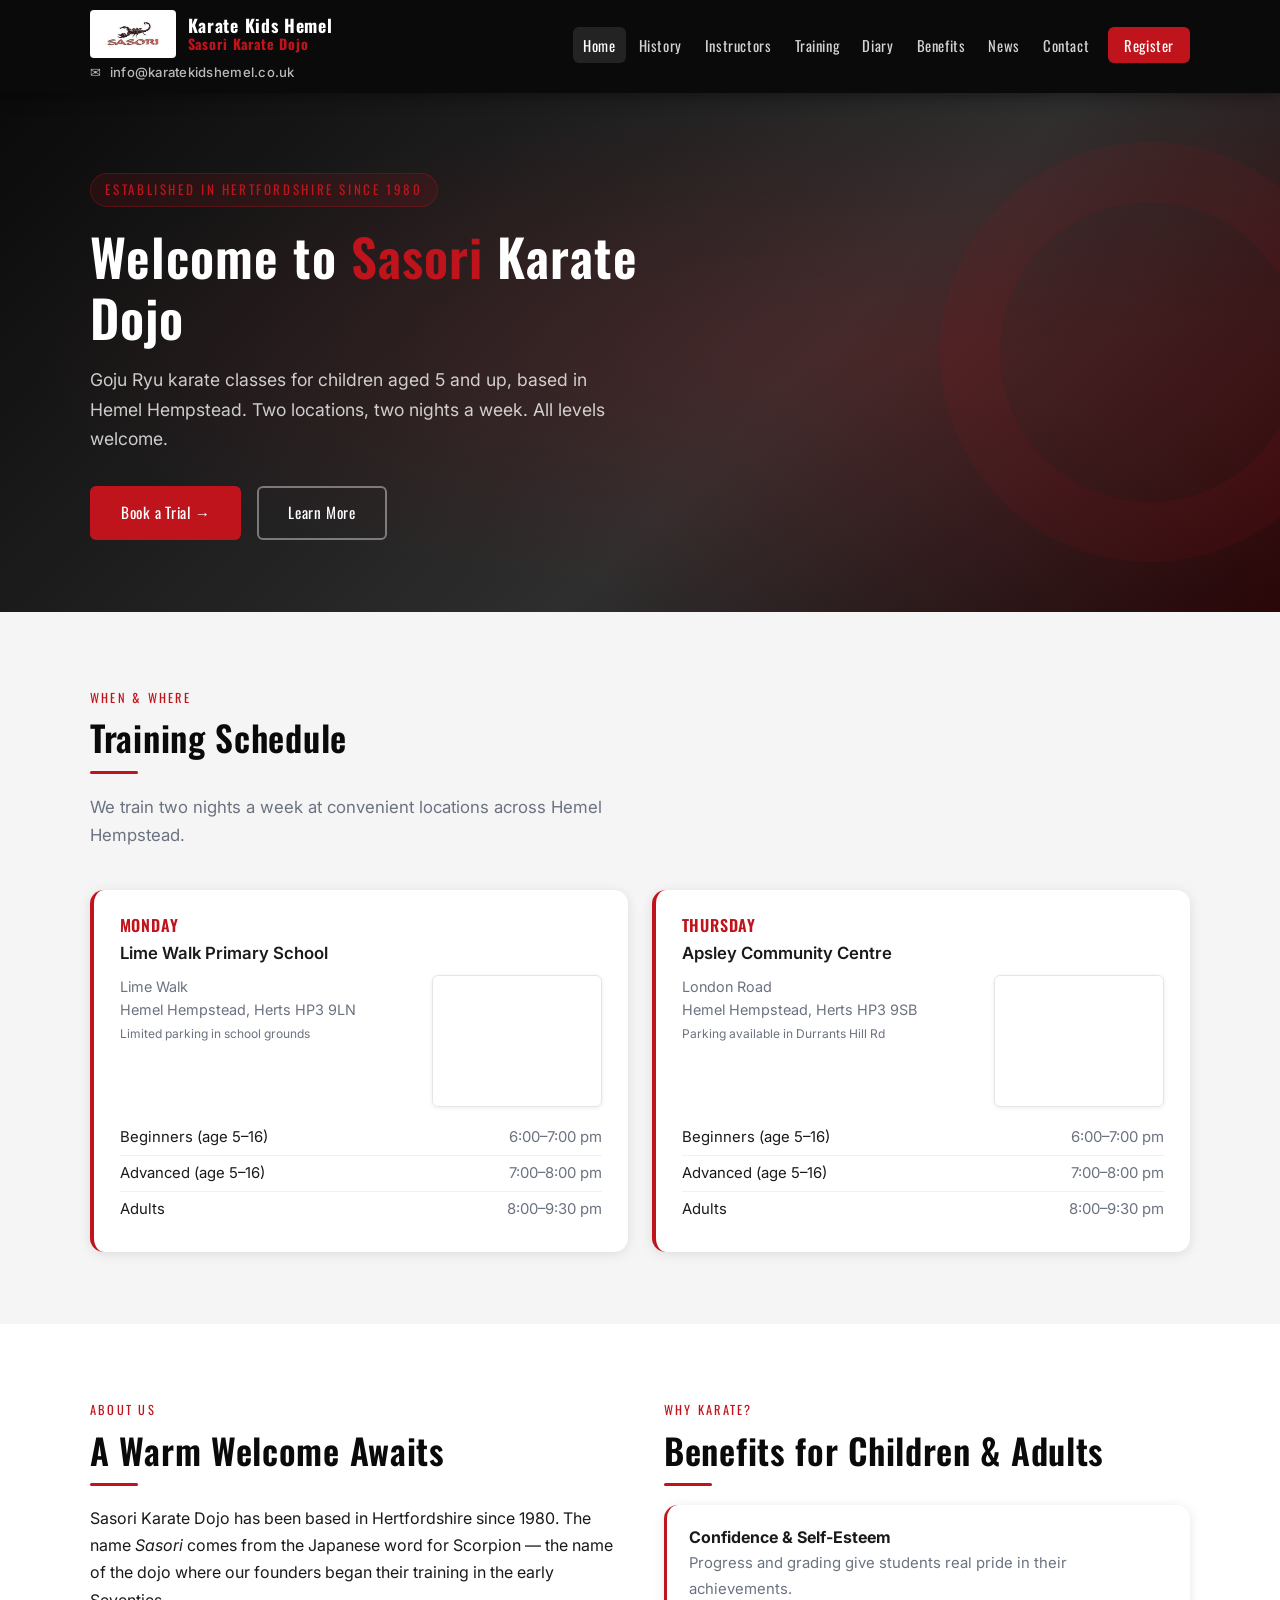
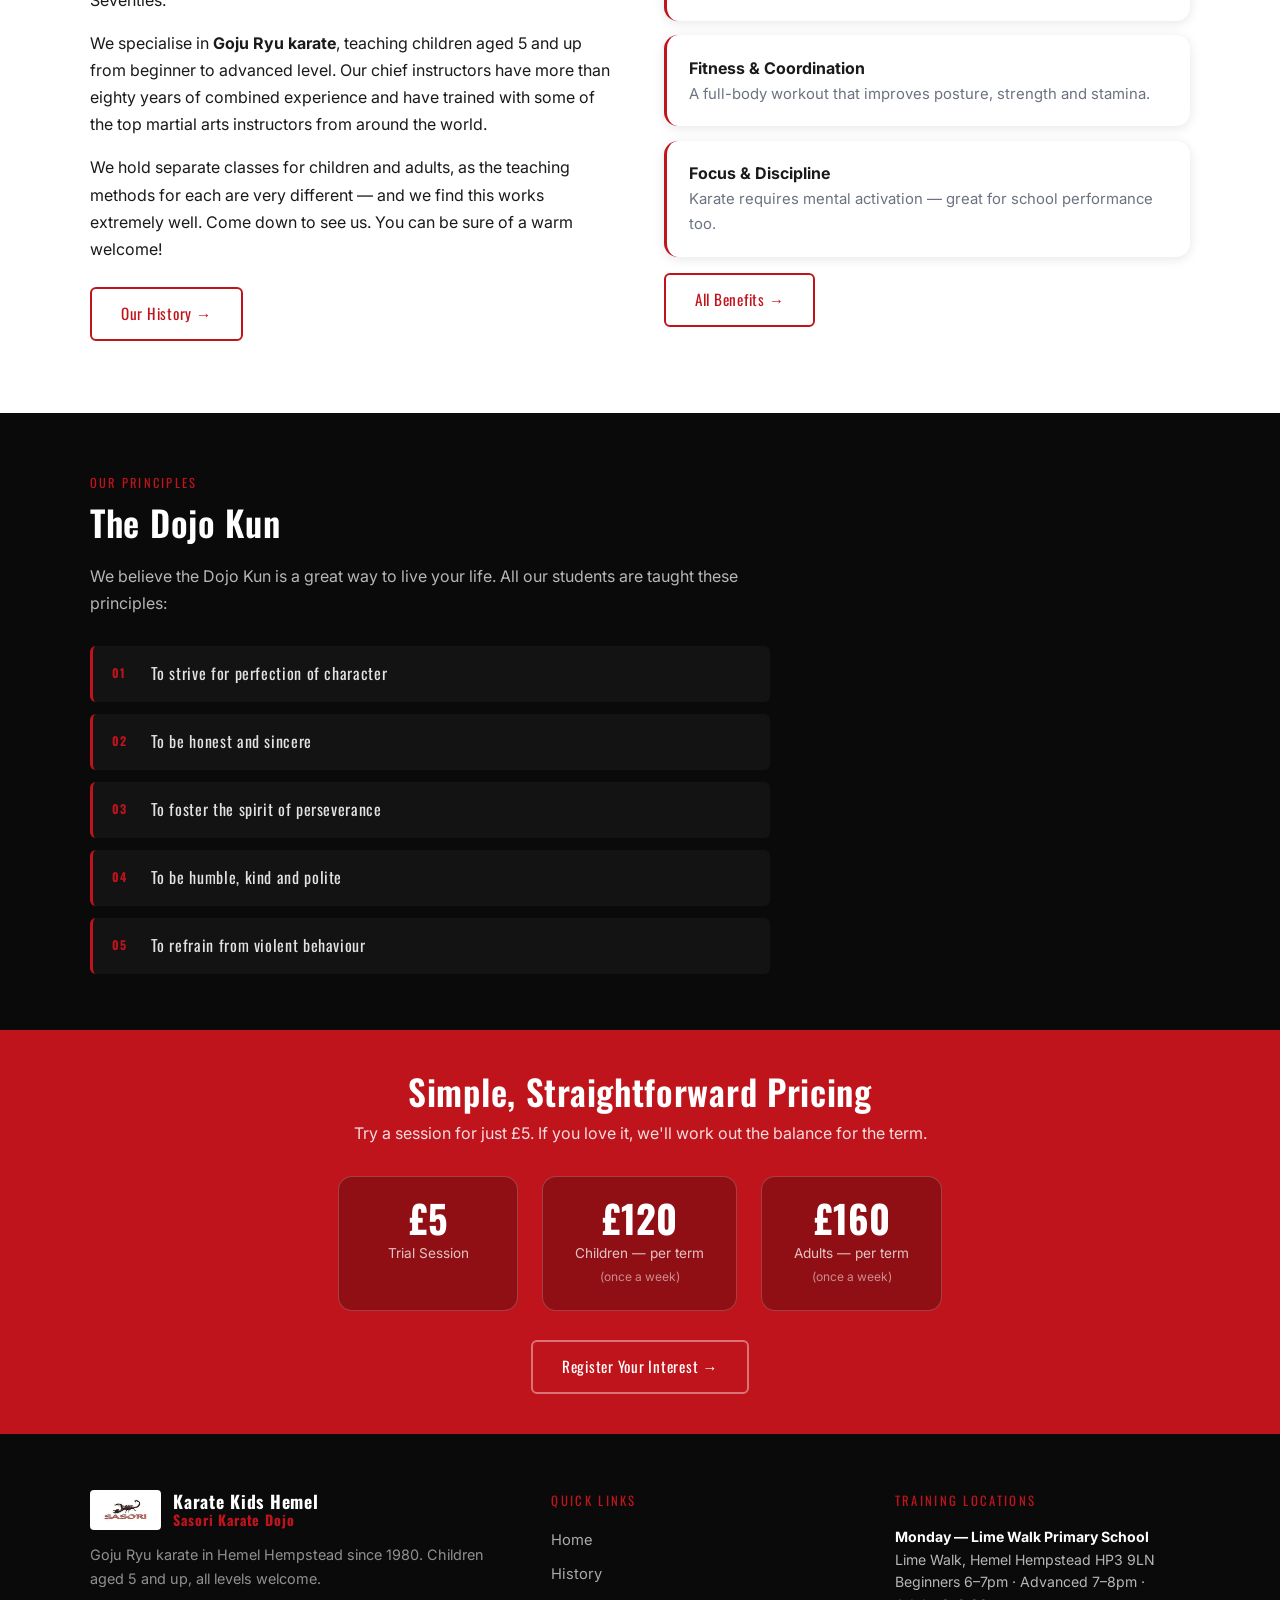
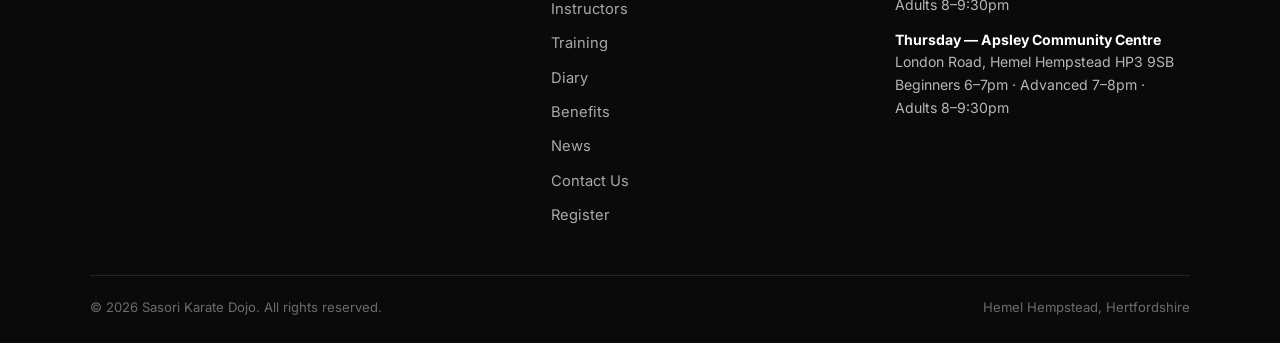
<file: index.html>
<!DOCTYPE html>
<html lang="en">
<head>
  <meta charset="UTF-8">
  <meta name="viewport" content="width=device-width, initial-scale=1.0">
  <title>Karate Kids Hemel — Sasori Karate Dojo</title>
  <meta name="description" content="Sasori Karate Dojo — Goju Ryu karate classes for children aged 5 and up in Hemel Hempstead. Monday at Lime Walk, Thursday at Apsley Community Centre.">
  <link rel="icon" type="image/svg+xml" href="favicon.svg">
  <link rel="icon" type="image/png" sizes="32x32" href="favicon-32x32.png">
  <link rel="icon" type="image/png" sizes="16x16" href="favicon-16x16.png">
  <link rel="icon" href="favicon.ico">
  <link rel="apple-touch-icon" sizes="180x180" href="apple-touch-icon.png">
  <meta name="theme-color" content="#0A0A0A">
  <link rel="preconnect" href="https://fonts.googleapis.com">
  <link rel="preconnect" href="https://fonts.gstatic.com" crossorigin>
  <link href="https://fonts.googleapis.com/css2?family=Oswald:wght@400;600;700&family=Inter:wght@400;500;600&display=swap" rel="stylesheet">
  <link rel="stylesheet" href="assets/css/style.css">
</head>
<body>

<!-- ── Header ── -->
<header class="site-header">
  <div class="nav-inner">
    <div class="nav-brand">
      <a href="index.html" class="nav-logo">
      <img src="assets/images/logo.jpg" alt="Sasori Karate Dojo logo">
      <span>Karate Kids Hemel<em>Sasori Karate Dojo</em></span>
    </a>
      <a href="mailto:info@karatekidshemel.co.uk" class="header-email">&#9993;&nbsp; info@karatekidshemel.co.uk</a>
    </div>
    <nav aria-label="Main navigation">
      <ul class="nav-links">
        <li><a href="index.html" class="active">Home</a></li>
        <li><a href="history.html">History</a></li>
        <li><a href="instructors.html">Instructors</a></li>
        <li><a href="training.html">Training</a></li>
        <li><a href="diary.html">Diary</a></li>
        <li><a href="benefits.html">Benefits</a></li>
        <li><a href="news.html">News</a></li>
        <li><a href="contact.html">Contact</a></li>
        <li class="nav-cta"><a href="register.html">Register</a></li>
      </ul>
    </nav>
    <button class="nav-toggle" aria-label="Toggle navigation" aria-expanded="false">
      <span></span><span></span><span></span>
    </button>
  </div>
</header>

<!-- ── Hero ── -->
<section class="hero">
  <div class="container hero-inner">
    <span class="hero-eyebrow">Established in Hertfordshire since 1980</span>
    <h1>Welcome to <span>Sasori</span> Karate Dojo</h1>
    <p>Goju Ryu karate classes for children aged 5 and up, based in Hemel Hempstead. Two locations, two nights a week. All levels welcome.</p>
    <div class="hero-actions">
      <a href="register.html" class="btn btn-primary">Book a Trial &rarr;</a>
      <a href="training.html" class="btn btn-outline">Learn More</a>
    </div>
  </div>
</section>

<!-- ── Class Schedule ── -->
<section class="section section-alt">
  <div class="container">
    <div class="section-heading">
      <span class="section-label">When &amp; Where</span>
      <h2>Training Schedule</h2>
      <div class="divider"></div>
      <p>We train two nights a week at convenient locations across Hemel Hempstead.</p>
    </div>
    <div class="schedule-grid">

      <div class="schedule-card">
        <h3>Monday</h3>
        <p class="venue">Lime Walk Primary School</p>
        <div class="card-location">
          <address>
            Lime Walk<br>
            Hemel Hempstead, Herts HP3 9LN<br>
            <small>Limited parking in school grounds</small>
          </address>
          <div class="card-map">
            <iframe
              src="https://maps.google.com/maps?q=Lime+Walk+Primary+School,+Hemel+Hempstead,+HP3+9LN&output=embed&z=15"
              title="Lime Walk Primary School map"
              loading="lazy"
              referrerpolicy="no-referrer-when-downgrade"
              allowfullscreen></iframe>
          </div>
        </div>
        <ul class="time-list">
          <li><span>Beginners (age 5–16)</span><span class="time">6:00–7:00 pm</span></li>
          <li><span>Advanced (age 5–16)</span><span class="time">7:00–8:00 pm</span></li>
          <li><span>Adults</span><span class="time">8:00–9:30 pm</span></li>
        </ul>
      </div>

      <div class="schedule-card">
        <h3>Thursday</h3>
        <p class="venue">Apsley Community Centre</p>
        <div class="card-location">
          <address>
            London Road<br>
            Hemel Hempstead, Herts HP3 9SB<br>
            <small>Parking available in Durrants Hill Rd</small>
          </address>
          <div class="card-map">
            <iframe
              src="https://maps.google.com/maps?q=Apsley+Community+Centre,+London+Road,+Hemel+Hempstead,+HP3+9SB&output=embed&z=15"
              title="Apsley Community Centre map"
              loading="lazy"
              referrerpolicy="no-referrer-when-downgrade"
              allowfullscreen></iframe>
          </div>
        </div>
        <ul class="time-list">
          <li><span>Beginners (age 5–16)</span><span class="time">6:00–7:00 pm</span></li>
          <li><span>Advanced (age 5–16)</span><span class="time">7:00–8:00 pm</span></li>
          <li><span>Adults</span><span class="time">8:00–9:30 pm</span></li>
        </ul>
      </div>

    </div>
  </div>
</section>

<!-- ── Welcome ── -->
<section class="section">
  <div class="container">
    <div class="card-grid card-grid-2" style="align-items:start; gap: 3rem;">
      <div>
        <span class="section-label">About Us</span>
        <h2>A Warm Welcome Awaits</h2>
        <div class="divider"></div>
        <p>Sasori Karate Dojo has been based in Hertfordshire since 1980. The name <em>Sasori</em> comes from the Japanese word for Scorpion — the name of the dojo where our founders began their training in the early Seventies.</p>
        <p>We specialise in <strong>Goju Ryu karate</strong>, teaching children aged 5 and up from beginner to advanced level. Our chief instructors have more than eighty years of combined experience and have trained with some of the top martial arts instructors from around the world.</p>
        <p>We hold separate classes for children and adults, as the teaching methods for each are very different — and we find this works extremely well. Come down to see us. You can be sure of a warm welcome!</p>
        <a href="history.html" class="btn btn-outline-red" style="margin-top:.5rem;">Our History &rarr;</a>
      </div>
      <div>
        <span class="section-label">Why Karate?</span>
        <h2>Benefits for Children &amp; Adults</h2>
        <div class="divider"></div>
        <div class="card-grid" style="gap:.9rem; grid-template-columns:1fr;">
          <div class="benefit-card" style="padding:1.2rem 1.4rem; border-top:none; border-left:3px solid var(--red);">
            <strong>Confidence &amp; Self-Esteem</strong>
            <p style="margin:0; font-size:.93rem; color:var(--gray);">Progress and grading give students real pride in their achievements.</p>
          </div>
          <div class="benefit-card" style="padding:1.2rem 1.4rem; border-top:none; border-left:3px solid var(--red);">
            <strong>Fitness &amp; Coordination</strong>
            <p style="margin:0; font-size:.93rem; color:var(--gray);">A full-body workout that improves posture, strength and stamina.</p>
          </div>
          <div class="benefit-card" style="padding:1.2rem 1.4rem; border-top:none; border-left:3px solid var(--red);">
            <strong>Focus &amp; Discipline</strong>
            <p style="margin:0; font-size:.93rem; color:var(--gray);">Karate requires mental activation — great for school performance too.</p>
          </div>
        </div>
        <a href="benefits.html" class="btn btn-outline-red" style="margin-top:1rem;">All Benefits &rarr;</a>
      </div>
    </div>
  </div>
</section>

<!-- ── Dojo Kun ── -->
<section class="dojo-kun">
  <div class="container">
    <div style="max-width:680px;">
      <span class="section-label" style="color:var(--red);">Our Principles</span>
      <h2 style="color:var(--white); margin-bottom:1.2rem;">The Dojo Kun</h2>
      <p style="color:rgba(255,255,255,.7); margin-bottom:1.8rem;">We believe the Dojo Kun is a great way to live your life. All our students are taught these principles:</p>
      <ul class="kun-list">
        <li><span class="num">01</span> To strive for perfection of character</li>
        <li><span class="num">02</span> To be honest and sincere</li>
        <li><span class="num">03</span> To foster the spirit of perseverance</li>
        <li><span class="num">04</span> To be humble, kind and polite</li>
        <li><span class="num">05</span> To refrain from violent behaviour</li>
      </ul>
    </div>
  </div>
</section>

<!-- ── Pricing ── -->
<section class="pricing-banner">
  <div class="container">
    <h2>Simple, Straightforward Pricing</h2>
    <p>Try a session for just £5. If you love it, we'll work out the balance for the term.</p>
    <div class="price-cards">
      <div class="price-card">
        <div class="amount">£5</div>
        <div class="label">Trial Session</div>
      </div>
      <div class="price-card">
        <div class="amount">£120</div>
        <div class="label">Children — per term<br><small style="font-size:.75rem; opacity:.7">(once a week)</small></div>
      </div>
      <div class="price-card">
        <div class="amount">£160</div>
        <div class="label">Adults — per term<br><small style="font-size:.75rem; opacity:.7">(once a week)</small></div>
      </div>
    </div>
    <div style="margin-top:1.8rem;">
      <a href="register.html" class="btn btn-outline">Register Your Interest &rarr;</a>
    </div>
  </div>
</section>

<!-- ── Footer ── -->
<footer class="site-footer">
  <div class="container">
    <div class="footer-grid">
      <div class="footer-brand">
        <a href="index.html" class="nav-logo" style="margin-bottom:.5rem;">
          <img src="assets/images/logo.jpg" alt="Sasori Karate Dojo" style="height:40px;">
          <span>Karate Kids Hemel<em>Sasori Karate Dojo</em></span>
        </a>
        <p>Goju Ryu karate in Hemel Hempstead since 1980. Children aged 5 and up, all levels welcome.</p>
      </div>
      <div>
        <p class="footer-heading">Quick Links</p>
        <ul class="footer-links">
          <li><a href="index.html">Home</a></li>
          <li><a href="history.html">History</a></li>
          <li><a href="instructors.html">Instructors</a></li>
          <li><a href="training.html">Training</a></li>
          <li><a href="diary.html">Diary</a></li>
          <li><a href="benefits.html">Benefits</a></li>
          <li><a href="news.html">News</a></li>
          <li><a href="contact.html">Contact Us</a></li>
          <li><a href="register.html">Register</a></li>
        </ul>
      </div>
      <div>
        <p class="footer-heading">Training Locations</p>
        <div class="footer-schedule-item">
          <strong>Monday — Lime Walk Primary School</strong>
          Lime Walk, Hemel Hempstead HP3 9LN<br>
          Beginners 6–7pm · Advanced 7–8pm · Adults 8–9:30pm
        </div>
        <div class="footer-schedule-item">
          <strong>Thursday — Apsley Community Centre</strong>
          London Road, Hemel Hempstead HP3 9SB<br>
          Beginners 6–7pm · Advanced 7–8pm · Adults 8–9:30pm
        </div>
      </div>
    </div>
    <div class="footer-bottom">
      <span>&copy; 2026 Sasori Karate Dojo. All rights reserved.</span>
      <span>Hemel Hempstead, Hertfordshire</span>
    </div>
  </div>
</footer>

<script src="assets/js/main.js"></script>
</body>
</html>
</file>
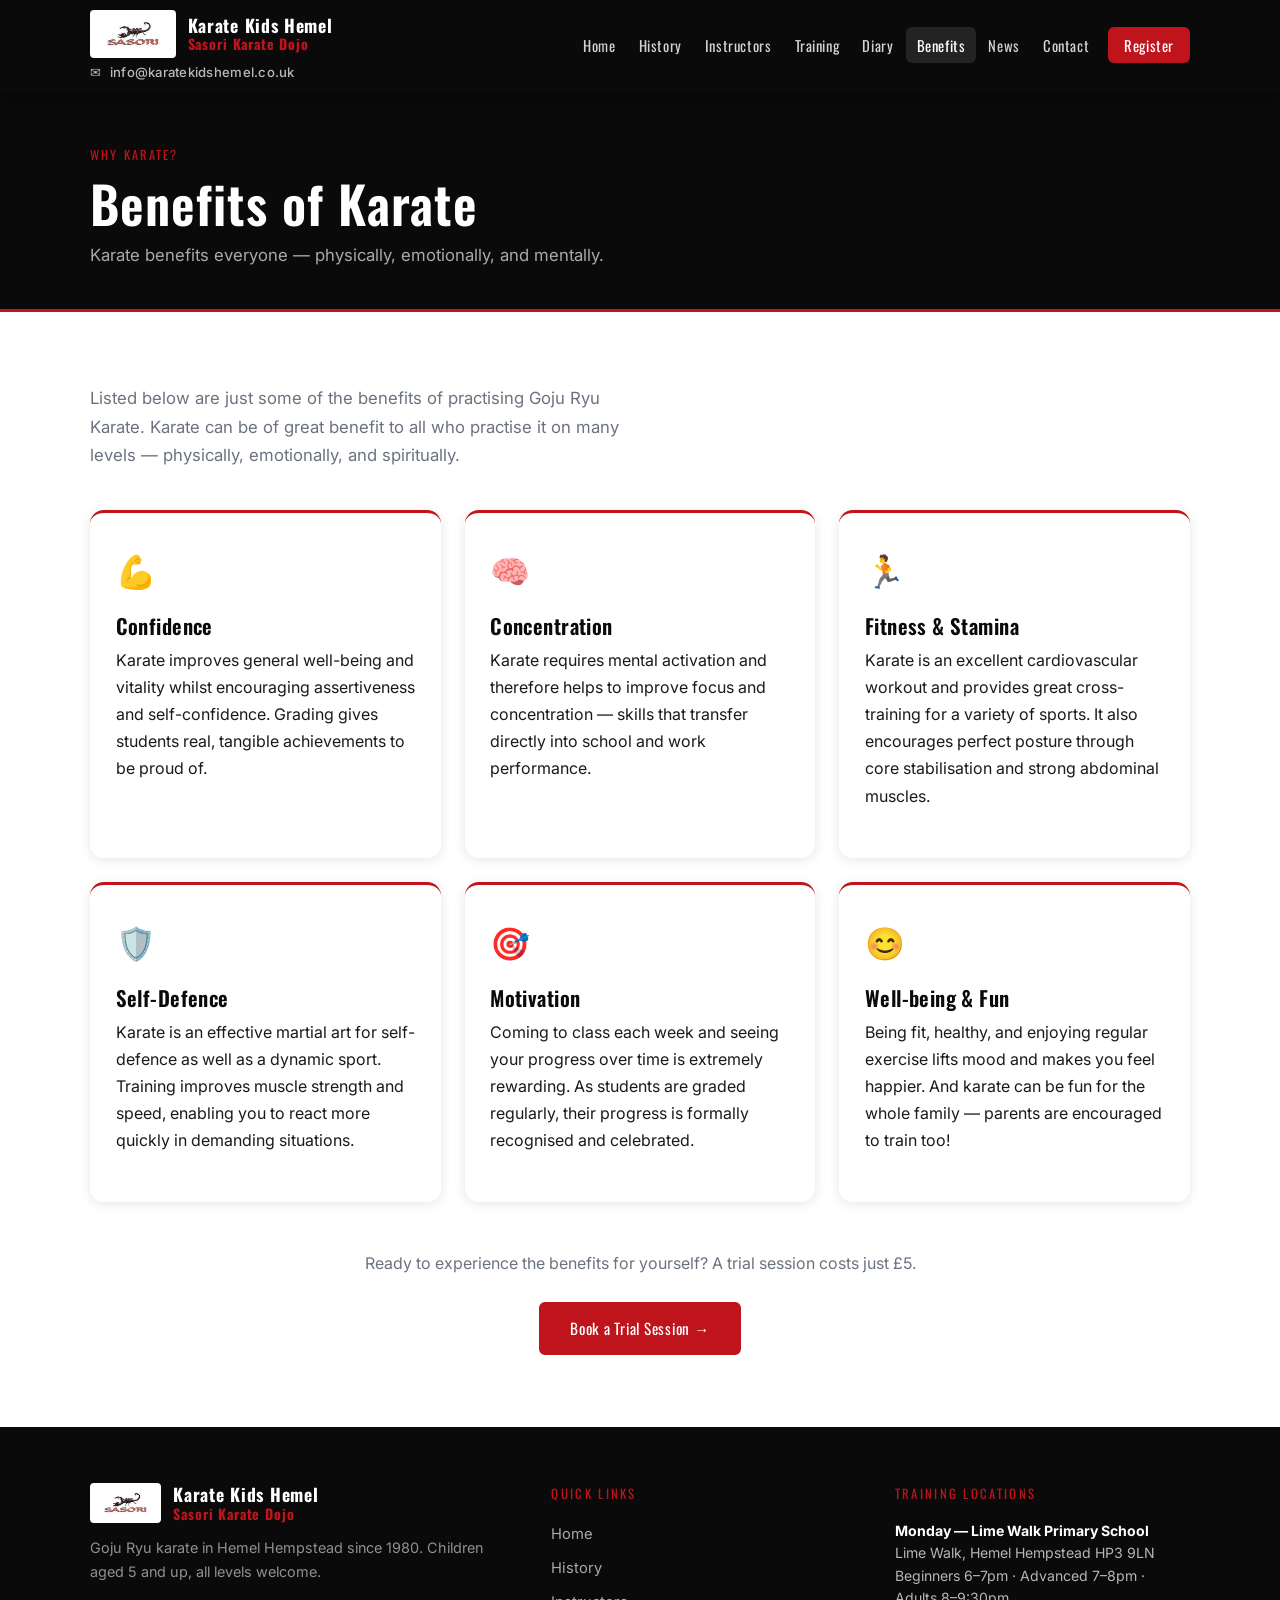
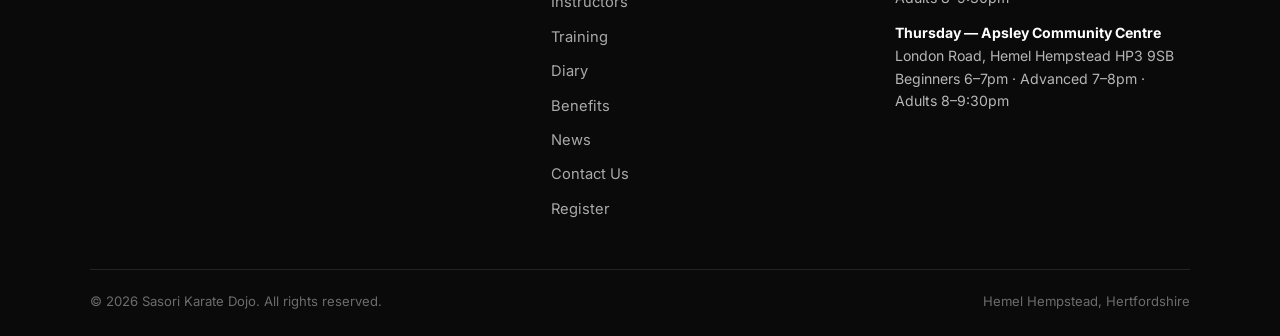
<file: benefits.html>
<!DOCTYPE html>
<html lang="en">
<head>
  <meta charset="UTF-8">
  <meta name="viewport" content="width=device-width, initial-scale=1.0">
  <title>Benefits of Karate — Sasori Karate Dojo</title>
  <meta name="description" content="The physical, mental and emotional benefits of Goju Ryu karate for children and adults at Sasori Karate Dojo.">
  <link rel="icon" type="image/svg+xml" href="favicon.svg">
  <link rel="icon" type="image/png" sizes="32x32" href="favicon-32x32.png">
  <link rel="icon" type="image/png" sizes="16x16" href="favicon-16x16.png">
  <link rel="icon" href="favicon.ico">
  <link rel="apple-touch-icon" sizes="180x180" href="apple-touch-icon.png">
  <meta name="theme-color" content="#0A0A0A">
  <link rel="preconnect" href="https://fonts.googleapis.com">
  <link rel="preconnect" href="https://fonts.gstatic.com" crossorigin>
  <link href="https://fonts.googleapis.com/css2?family=Oswald:wght@400;600;700&family=Inter:wght@400;500;600&display=swap" rel="stylesheet">
  <link rel="stylesheet" href="assets/css/style.css">
</head>
<body>

<header class="site-header">
  <div class="nav-inner">
    <div class="nav-brand">
      <a href="index.html" class="nav-logo">
      <img src="assets/images/logo.jpg" alt="Sasori Karate Dojo logo">
      <span>Karate Kids Hemel<em>Sasori Karate Dojo</em></span>
    </a>
      <a href="mailto:info@karatekidshemel.co.uk" class="header-email">&#9993;&nbsp; info@karatekidshemel.co.uk</a>
    </div>
    <nav aria-label="Main navigation">
      <ul class="nav-links">
        <li><a href="index.html">Home</a></li>
        <li><a href="history.html">History</a></li>
        <li><a href="instructors.html">Instructors</a></li>
        <li><a href="training.html">Training</a></li>
        <li><a href="diary.html">Diary</a></li>
        <li><a href="benefits.html" class="active">Benefits</a></li>
        <li><a href="news.html">News</a></li>
        <li><a href="contact.html">Contact</a></li>
        <li class="nav-cta"><a href="register.html">Register</a></li>
      </ul>
    </nav>
    <button class="nav-toggle" aria-label="Toggle navigation" aria-expanded="false">
      <span></span><span></span><span></span>
    </button>
  </div>
</header>

<div class="page-header">
  <div class="container">
    <span class="section-label">Why Karate?</span>
    <h1>Benefits of Karate</h1>
    <p>Karate benefits everyone — physically, emotionally, and mentally.</p>
  </div>
</div>

<section class="section">
  <div class="container">

    <div class="section-heading">
      <p>Listed below are just some of the benefits of practising Goju Ryu Karate. Karate can be of great benefit to all who practise it on many levels — physically, emotionally, and spiritually.</p>
    </div>

    <div class="card-grid card-grid-3">

      <div class="benefit-card">
        <div class="benefit-icon">💪</div>
        <h3>Confidence</h3>
        <p>Karate improves general well-being and vitality whilst encouraging assertiveness and self-confidence. Grading gives students real, tangible achievements to be proud of.</p>
      </div>

      <div class="benefit-card">
        <div class="benefit-icon">🧠</div>
        <h3>Concentration</h3>
        <p>Karate requires mental activation and therefore helps to improve focus and concentration — skills that transfer directly into school and work performance.</p>
      </div>

      <div class="benefit-card">
        <div class="benefit-icon">🏃</div>
        <h3>Fitness &amp; Stamina</h3>
        <p>Karate is an excellent cardiovascular workout and provides great cross-training for a variety of sports. It also encourages perfect posture through core stabilisation and strong abdominal muscles.</p>
      </div>

      <div class="benefit-card">
        <div class="benefit-icon">🛡️</div>
        <h3>Self-Defence</h3>
        <p>Karate is an effective martial art for self-defence as well as a dynamic sport. Training improves muscle strength and speed, enabling you to react more quickly in demanding situations.</p>
      </div>

      <div class="benefit-card">
        <div class="benefit-icon">🎯</div>
        <h3>Motivation</h3>
        <p>Coming to class each week and seeing your progress over time is extremely rewarding. As students are graded regularly, their progress is formally recognised and celebrated.</p>
      </div>

      <div class="benefit-card">
        <div class="benefit-icon">😊</div>
        <h3>Well-being &amp; Fun</h3>
        <p>Being fit, healthy, and enjoying regular exercise lifts mood and makes you feel happier. And karate can be fun for the whole family — parents are encouraged to train too!</p>
      </div>

    </div>

    <div style="text-align:center; margin-top:3rem;">
      <p style="color:var(--gray); max-width:560px; margin:0 auto 1.5rem;">Ready to experience the benefits for yourself? A trial session costs just £5.</p>
      <a href="register.html" class="btn btn-primary">Book a Trial Session &rarr;</a>
    </div>

  </div>
</section>

<footer class="site-footer">
  <div class="container">
    <div class="footer-grid">
      <div class="footer-brand">
        <a href="index.html" class="nav-logo" style="margin-bottom:.5rem;">
          <img src="assets/images/logo.jpg" alt="Sasori Karate Dojo" style="height:40px;">
          <span>Karate Kids Hemel<em>Sasori Karate Dojo</em></span>
        </a>
        <p>Goju Ryu karate in Hemel Hempstead since 1980. Children aged 5 and up, all levels welcome.</p>
      </div>
      <div>
        <p class="footer-heading">Quick Links</p>
        <ul class="footer-links">
          <li><a href="index.html">Home</a></li>
          <li><a href="history.html">History</a></li>
          <li><a href="instructors.html">Instructors</a></li>
          <li><a href="training.html">Training</a></li>
          <li><a href="diary.html">Diary</a></li>
          <li><a href="benefits.html">Benefits</a></li>
          <li><a href="news.html">News</a></li>
          <li><a href="contact.html">Contact Us</a></li>
          <li><a href="register.html">Register</a></li>
        </ul>
      </div>
      <div>
        <p class="footer-heading">Training Locations</p>
        <div class="footer-schedule-item">
          <strong>Monday — Lime Walk Primary School</strong>
          Lime Walk, Hemel Hempstead HP3 9LN<br>
          Beginners 6–7pm · Advanced 7–8pm · Adults 8–9:30pm
        </div>
        <div class="footer-schedule-item">
          <strong>Thursday — Apsley Community Centre</strong>
          London Road, Hemel Hempstead HP3 9SB<br>
          Beginners 6–7pm · Advanced 7–8pm · Adults 8–9:30pm
        </div>
      </div>
    </div>
    <div class="footer-bottom">
      <span>&copy; 2026 Sasori Karate Dojo. All rights reserved.</span>
      <span>Hemel Hempstead, Hertfordshire</span>
    </div>
  </div>
</footer>

<script src="assets/js/main.js"></script>
</body>
</html>
</file>
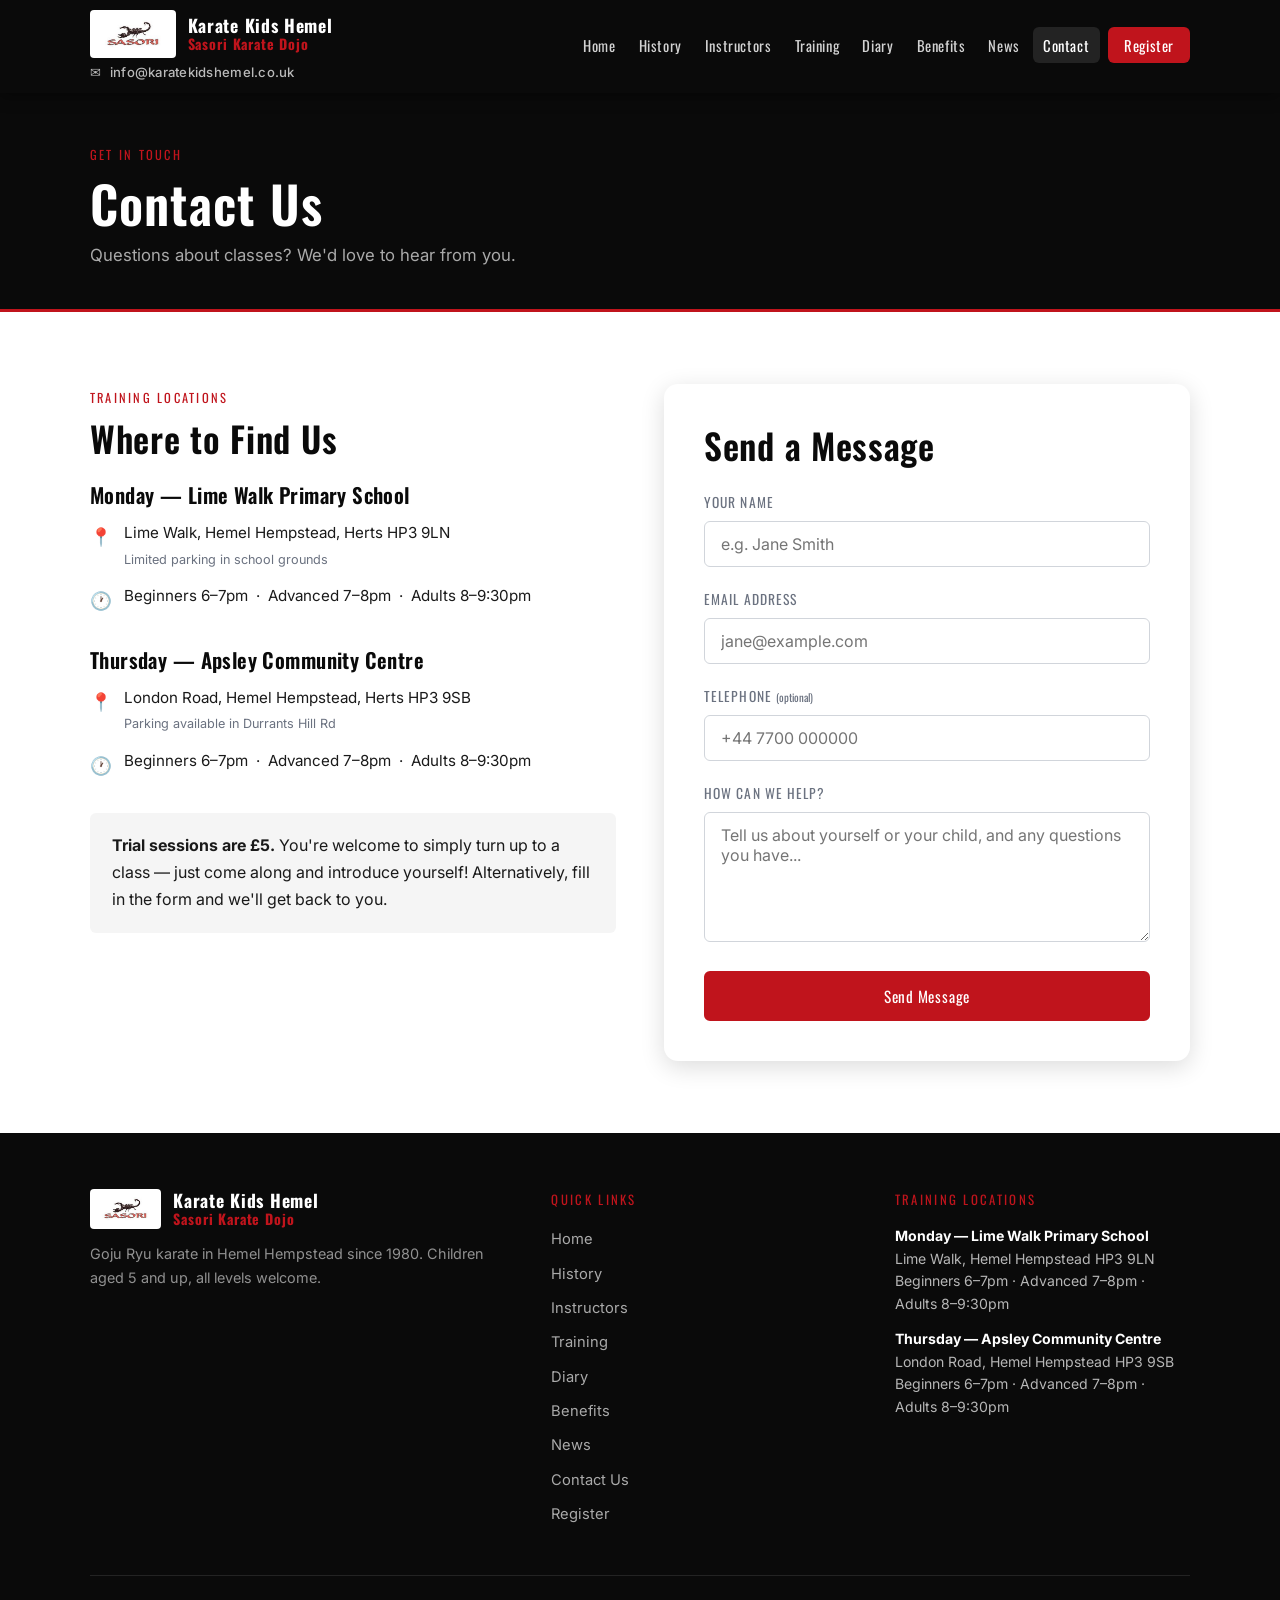
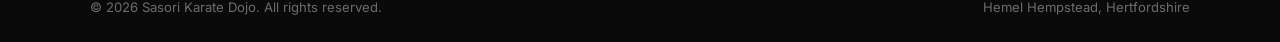
<file: contact.html>
<!DOCTYPE html>
<html lang="en">
<head>
  <meta charset="UTF-8">
  <meta name="viewport" content="width=device-width, initial-scale=1.0">
  <title>Contact Us — Sasori Karate Dojo</title>
  <meta name="description" content="Get in touch with Sasori Karate Dojo in Hemel Hempstead. Send us a message, ask about classes, or find our locations.">
  <link rel="icon" type="image/svg+xml" href="favicon.svg">
  <link rel="icon" type="image/png" sizes="32x32" href="favicon-32x32.png">
  <link rel="icon" type="image/png" sizes="16x16" href="favicon-16x16.png">
  <link rel="icon" href="favicon.ico">
  <link rel="apple-touch-icon" sizes="180x180" href="apple-touch-icon.png">
  <meta name="theme-color" content="#0A0A0A">
  <link rel="preconnect" href="https://fonts.googleapis.com">
  <link rel="preconnect" href="https://fonts.gstatic.com" crossorigin>
  <link href="https://fonts.googleapis.com/css2?family=Oswald:wght@400;600;700&family=Inter:wght@400;500;600&display=swap" rel="stylesheet">
  <link rel="stylesheet" href="assets/css/style.css">
</head>
<body>

<header class="site-header">
  <div class="nav-inner">
    <div class="nav-brand">
      <a href="index.html" class="nav-logo">
      <img src="assets/images/logo.jpg" alt="Sasori Karate Dojo logo">
      <span>Karate Kids Hemel<em>Sasori Karate Dojo</em></span>
    </a>
      <a href="mailto:info@karatekidshemel.co.uk" class="header-email">&#9993;&nbsp; info@karatekidshemel.co.uk</a>
    </div>
    <nav aria-label="Main navigation">
      <ul class="nav-links">
        <li><a href="index.html">Home</a></li>
        <li><a href="history.html">History</a></li>
        <li><a href="instructors.html">Instructors</a></li>
        <li><a href="training.html">Training</a></li>
        <li><a href="diary.html">Diary</a></li>
        <li><a href="benefits.html">Benefits</a></li>
        <li><a href="news.html">News</a></li>
        <li><a href="contact.html" class="active">Contact</a></li>
        <li class="nav-cta"><a href="register.html">Register</a></li>
      </ul>
    </nav>
    <button class="nav-toggle" aria-label="Toggle navigation" aria-expanded="false">
      <span></span><span></span><span></span>
    </button>
  </div>
</header>

<div class="page-header">
  <div class="container">
    <span class="section-label">Get in Touch</span>
    <h1>Contact Us</h1>
    <p>Questions about classes? We'd love to hear from you.</p>
  </div>
</div>

<section class="section">
  <div class="container">
    <div class="card-grid card-grid-2" style="align-items:start; gap:3rem;">

      <!-- Info -->
      <div>
        <span class="section-label">Training Locations</span>
        <h2 style="margin-bottom:1.5rem;">Where to Find Us</h2>

        <div class="contact-info-block">
          <h3>Monday — Lime Walk Primary School</h3>
          <div class="contact-info-item">
            <span class="icon">📍</span>
            <span>Lime Walk, Hemel Hempstead, Herts HP3 9LN<br><small style="color:var(--gray);">Limited parking in school grounds</small></span>
          </div>
          <div class="contact-info-item">
            <span class="icon">🕐</span>
            <span>Beginners 6–7pm &nbsp;·&nbsp; Advanced 7–8pm &nbsp;·&nbsp; Adults 8–9:30pm</span>
          </div>
        </div>

        <div class="contact-info-block">
          <h3>Thursday — Apsley Community Centre</h3>
          <div class="contact-info-item">
            <span class="icon">📍</span>
            <span>London Road, Hemel Hempstead, Herts HP3 9SB<br><small style="color:var(--gray);">Parking available in Durrants Hill Rd</small></span>
          </div>
          <div class="contact-info-item">
            <span class="icon">🕐</span>
            <span>Beginners 6–7pm &nbsp;·&nbsp; Advanced 7–8pm &nbsp;·&nbsp; Adults 8–9:30pm</span>
          </div>
        </div>

        <div style="padding:1.2rem 1.4rem; background:var(--light); border-radius:var(--radius); margin-top:1rem;">
          <strong>Trial sessions are £5.</strong> You're welcome to simply turn up to a class — just come along and introduce yourself! Alternatively, fill in the form and we'll get back to you.
        </div>
      </div>

      <!-- Form -->
      <div class="form-card">
        <h2 style="margin-bottom:1.5rem;">Send a Message</h2>

        <div id="contact-success" class="form-success">
          ✓ &nbsp;Thank you for your message — we'll be in touch shortly!
        </div>

        <form id="contact-form" action="https://formspree.io/f/xwvndkow" method="POST" novalidate>
          <div class="form-group">
            <label for="name">Your Name</label>
            <input type="text" id="name" name="name" required placeholder="e.g. Jane Smith">
          </div>
          <div class="form-group">
            <label for="email">Email Address</label>
            <input type="email" id="email" name="email" required placeholder="jane@example.com">
          </div>
          <div class="form-group">
            <label for="phone">Telephone <span style="font-size:.8em; text-transform:none; letter-spacing:0; color:var(--gray);">(optional)</span></label>
            <input type="tel" id="phone" name="phone" placeholder="+44 7700 000000">
          </div>
          <div class="form-group">
            <label for="message">How Can We Help?</label>
            <textarea id="message" name="message" required placeholder="Tell us about yourself or your child, and any questions you have..."></textarea>
          </div>
          <!-- Honeypot -->
          <input type="text" name="_gotcha" style="display:none" tabindex="-1" autocomplete="off">
          <button type="submit" class="btn btn-primary" style="width:100%; justify-content:center;">Send Message</button>
        </form>
      </div>

    </div>
  </div>
</section>

<footer class="site-footer">
  <div class="container">
    <div class="footer-grid">
      <div class="footer-brand">
        <a href="index.html" class="nav-logo" style="margin-bottom:.5rem;">
          <img src="assets/images/logo.jpg" alt="Sasori Karate Dojo" style="height:40px;">
          <span>Karate Kids Hemel<em>Sasori Karate Dojo</em></span>
        </a>
        <p>Goju Ryu karate in Hemel Hempstead since 1980. Children aged 5 and up, all levels welcome.</p>
      </div>
      <div>
        <p class="footer-heading">Quick Links</p>
        <ul class="footer-links">
          <li><a href="index.html">Home</a></li>
          <li><a href="history.html">History</a></li>
          <li><a href="instructors.html">Instructors</a></li>
          <li><a href="training.html">Training</a></li>
          <li><a href="diary.html">Diary</a></li>
          <li><a href="benefits.html">Benefits</a></li>
          <li><a href="news.html">News</a></li>
          <li><a href="contact.html">Contact Us</a></li>
          <li><a href="register.html">Register</a></li>
        </ul>
      </div>
      <div>
        <p class="footer-heading">Training Locations</p>
        <div class="footer-schedule-item">
          <strong>Monday — Lime Walk Primary School</strong>
          Lime Walk, Hemel Hempstead HP3 9LN<br>
          Beginners 6–7pm · Advanced 7–8pm · Adults 8–9:30pm
        </div>
        <div class="footer-schedule-item">
          <strong>Thursday — Apsley Community Centre</strong>
          London Road, Hemel Hempstead HP3 9SB<br>
          Beginners 6–7pm · Advanced 7–8pm · Adults 8–9:30pm
        </div>
      </div>
    </div>
    <div class="footer-bottom">
      <span>&copy; 2026 Sasori Karate Dojo. All rights reserved.</span>
      <span>Hemel Hempstead, Hertfordshire</span>
    </div>
  </div>
</footer>

<script src="assets/js/main.js"></script>
<script>setupFormspree('contact-form', 'contact-success');</script>
</body>
</html>
</file>
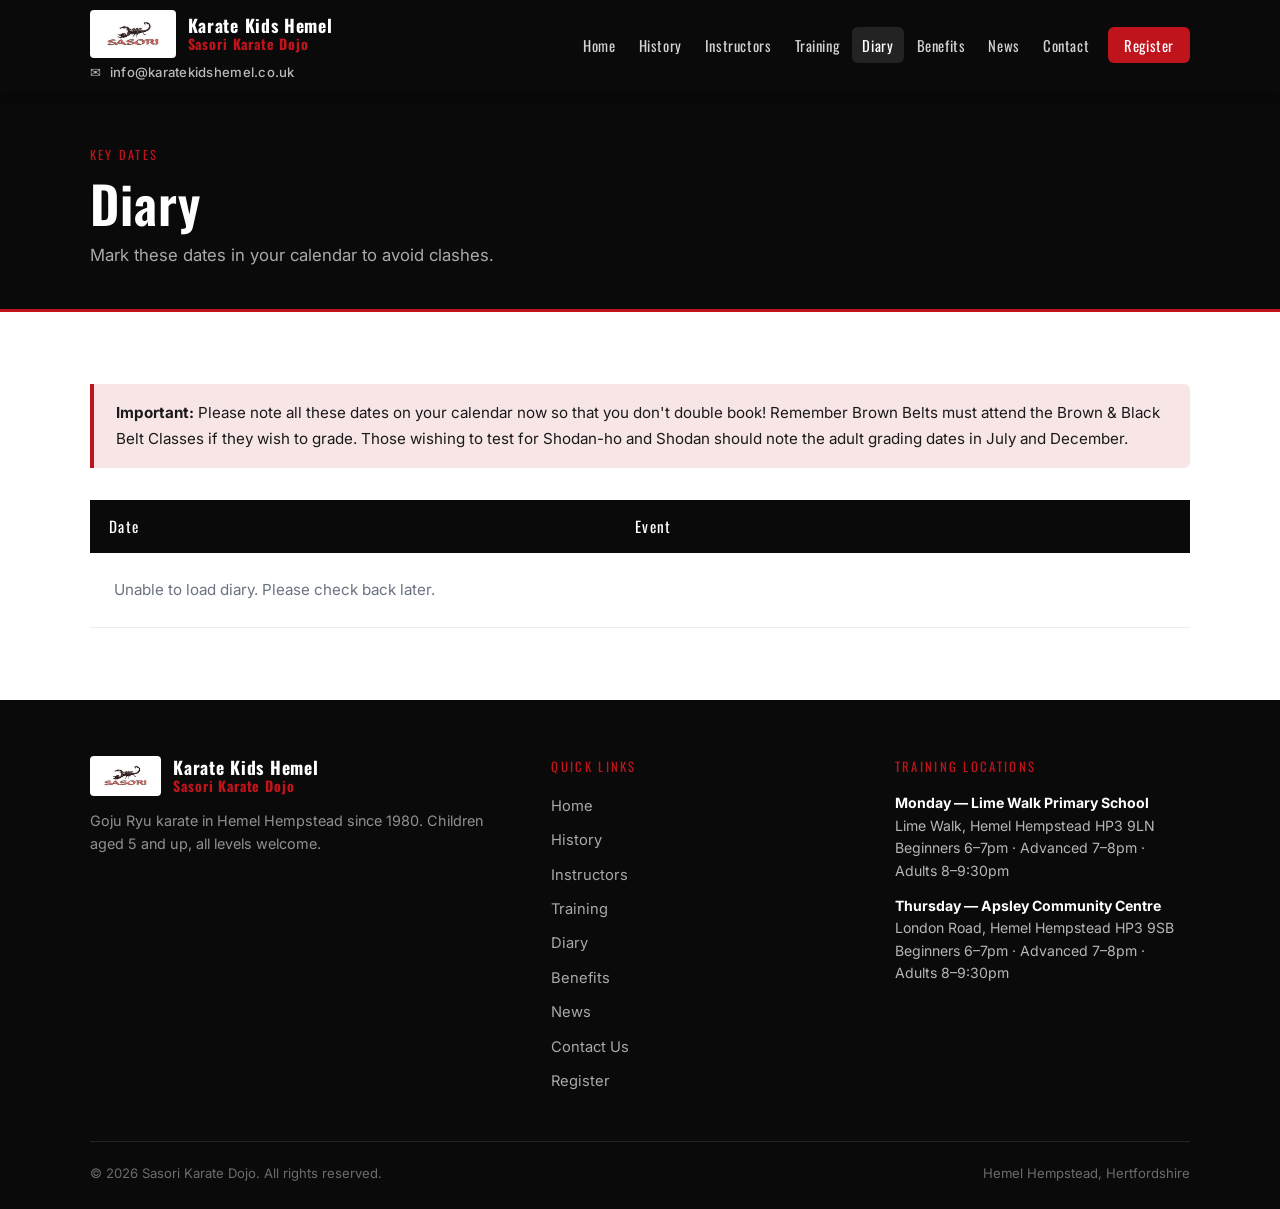
<file: diary.html>
<!DOCTYPE html>
<html lang="en">
<head>
  <meta charset="UTF-8">
  <meta name="viewport" content="width=device-width, initial-scale=1.0">
  <title>Diary — Sasori Karate Dojo</title>
  <meta name="description" content="Sasori Karate Dojo diary — class dates, gradings, competitions, and club events.">
  <link rel="icon" type="image/svg+xml" href="favicon.svg">
  <link rel="icon" type="image/png" sizes="32x32" href="favicon-32x32.png">
  <link rel="icon" type="image/png" sizes="16x16" href="favicon-16x16.png">
  <link rel="icon" href="favicon.ico">
  <link rel="apple-touch-icon" sizes="180x180" href="apple-touch-icon.png">
  <meta name="theme-color" content="#0A0A0A">
  <link rel="preconnect" href="https://fonts.googleapis.com">
  <link rel="preconnect" href="https://fonts.gstatic.com" crossorigin>
  <link href="https://fonts.googleapis.com/css2?family=Oswald:wght@400;600;700&family=Inter:wght@400;500;600&display=swap" rel="stylesheet">
  <link rel="stylesheet" href="assets/css/style.css">
</head>
<body>

<header class="site-header">
  <div class="nav-inner">
    <div class="nav-brand">
      <a href="index.html" class="nav-logo">
      <img src="assets/images/logo.jpg" alt="Sasori Karate Dojo logo">
      <span>Karate Kids Hemel<em>Sasori Karate Dojo</em></span>
    </a>
      <a href="mailto:info@karatekidshemel.co.uk" class="header-email">&#9993;&nbsp; info@karatekidshemel.co.uk</a>
    </div>
    <nav aria-label="Main navigation">
      <ul class="nav-links">
        <li><a href="index.html">Home</a></li>
        <li><a href="history.html">History</a></li>
        <li><a href="instructors.html">Instructors</a></li>
        <li><a href="training.html">Training</a></li>
        <li><a href="diary.html" class="active">Diary</a></li>
        <li><a href="benefits.html">Benefits</a></li>
        <li><a href="news.html">News</a></li>
        <li><a href="contact.html">Contact</a></li>
        <li class="nav-cta"><a href="register.html">Register</a></li>
      </ul>
    </nav>
    <button class="nav-toggle" aria-label="Toggle navigation" aria-expanded="false">
      <span></span><span></span><span></span>
    </button>
  </div>
</header>

<div class="page-header">
  <div class="container">
    <span class="section-label">Key Dates</span>
    <h1>Diary</h1>
    <p>Mark these dates in your calendar to avoid clashes.</p>
  </div>
</div>

<section class="section">
  <div class="container">

    <div class="diary-note">
      <strong>Important:</strong> Please note all these dates on your calendar now so that you don't double book!
      Remember Brown Belts must attend the Brown &amp; Black Belt Classes if they wish to grade.
      Those wishing to test for Shodan-ho and Shodan should note the adult grading dates in July and December.
    </div>

    <div style="overflow-x:auto;">
      <table class="diary-table" id="diary-table">
        <thead>
          <tr><th>Date</th><th>Event</th></tr>
        </thead>
        <tbody id="diary-body">
          <tr><td colspan="2" style="padding:1.5rem; color:var(--gray);">Loading diary…</td></tr>
        </tbody>
      </table>
    </div>

    <script>
    (async () => {
      const SHEET_CSV_URL = 'https://docs.google.com/spreadsheets/d/e/2PACX-1vRC_oM_iSkcLNCavPm2jHFYnGFGTqUc6Ii-5UuhxEc-APqFYWMufy3OS4trB1PoVTZllInCVc7rIT0j/pub?gid=0&single=true&output=csv';

      // Minimal CSV parser — handles quoted fields and escaped quotes ("")
      function parseCSVRow(line) {
        const cells = [];
        let inQuote = false;
        let cell = '';
        for (let i = 0; i < line.length; i++) {
          const ch = line[i];
          if (ch === '"') {
            if (inQuote && line[i + 1] === '"') { cell += '"'; i++; }
            else { inQuote = !inQuote; }
          } else if (ch === ',' && !inQuote) {
            cells.push(cell.trim());
            cell = '';
          } else {
            cell += ch;
          }
        }
        cells.push(cell.trim());
        return cells;
      }

      // Parse a DD/MM/YYYY date string into a Date object
      function parseDate(str) {
        const p = str.split('/');
        if (p.length !== 3) return null;
        const d = parseInt(p[0], 10), m = parseInt(p[1], 10) - 1, y = parseInt(p[2], 10);
        if (isNaN(d) || isNaN(m) || isNaN(y)) return null;
        return new Date(y, m, d);
      }

      // Format DD/MM/YYYY as "5 Jan 2026"
      function formatDate(str) {
        const MONTHS = ['Jan','Feb','Mar','Apr','May','Jun','Jul','Aug','Sep','Oct','Nov','Dec'];
        const p = str.split('/');
        if (p.length !== 3) return str;
        const d = parseInt(p[0], 10), m = parseInt(p[1], 10) - 1, y = parseInt(p[2], 10);
        return `${d} ${MONTHS[m]} ${y}`;
      }

      try {
        const res  = await fetch(SHEET_CSV_URL);
        if (!res.ok) throw new Error('Network response was not ok');
        const text = await res.text();
        // Use /\r?\n/ so Windows (CRLF) and Unix (LF) line endings both work
        const lines = text.trim().split(/\r?\n/).filter(l => l.trim());

        // Read column positions from the header row — order doesn't matter
        const headers   = parseCSVRow(lines[0]);
        const dateIdx   = headers.findIndex(h => h.toLowerCase() === 'date');
        const eventIdx  = headers.findIndex(h => h.toLowerCase() === 'event');
        const statusIdx = headers.findIndex(h => h.toLowerCase() === 'status');

        const today = new Date();
        today.setHours(0, 0, 0, 0);

        const tbody = document.getElementById('diary-body');
        tbody.innerHTML = lines.slice(1)
          .map(line => {
            const cells  = parseCSVRow(line);
            const date   = dateIdx  >= 0 ? cells[dateIdx]  || '' : '';
            const event  = eventIdx >= 0 ? cells[eventIdx] || '' : '';
            const status = statusIdx >= 0 ? cells[statusIdx] || '' : '';

            // Skip rows flagged as hidden or with no content
            if (status.toLowerCase() === 'hide') return '';
            if (!date && !event) return '';

            // Grey out events whose date has passed
            const eventDate = parseDate(date);
            const isPast    = eventDate && eventDate < today;

            return `<tr${isPast ? ' class="diary-past"' : ''}>
              <td class="date-col">${date ? formatDate(date) : ''}</td>
              <td>${event}</td>
            </tr>`;
          })
          .join('');

        if (!tbody.querySelector('tr')) {
          tbody.innerHTML = '<tr><td colspan="2" style="padding:1.5rem; color:var(--gray);">No upcoming events.</td></tr>';
        }
      } catch (e) {
        document.getElementById('diary-body').innerHTML =
          '<tr><td colspan="2" style="padding:1.5rem; color:var(--gray);">Unable to load diary. Please check back later.</td></tr>';
      }
    })();
    </script>

  </div>
</section>

<footer class="site-footer">
  <div class="container">
    <div class="footer-grid">
      <div class="footer-brand">
        <a href="index.html" class="nav-logo" style="margin-bottom:.5rem;">
          <img src="assets/images/logo.jpg" alt="Sasori Karate Dojo" style="height:40px;">
          <span>Karate Kids Hemel<em>Sasori Karate Dojo</em></span>
        </a>
        <p>Goju Ryu karate in Hemel Hempstead since 1980. Children aged 5 and up, all levels welcome.</p>
      </div>
      <div>
        <p class="footer-heading">Quick Links</p>
        <ul class="footer-links">
          <li><a href="index.html">Home</a></li>
          <li><a href="history.html">History</a></li>
          <li><a href="instructors.html">Instructors</a></li>
          <li><a href="training.html">Training</a></li>
          <li><a href="diary.html">Diary</a></li>
          <li><a href="benefits.html">Benefits</a></li>
          <li><a href="news.html">News</a></li>
          <li><a href="contact.html">Contact Us</a></li>
          <li><a href="register.html">Register</a></li>
        </ul>
      </div>
      <div>
        <p class="footer-heading">Training Locations</p>
        <div class="footer-schedule-item">
          <strong>Monday — Lime Walk Primary School</strong>
          Lime Walk, Hemel Hempstead HP3 9LN<br>
          Beginners 6–7pm · Advanced 7–8pm · Adults 8–9:30pm
        </div>
        <div class="footer-schedule-item">
          <strong>Thursday — Apsley Community Centre</strong>
          London Road, Hemel Hempstead HP3 9SB<br>
          Beginners 6–7pm · Advanced 7–8pm · Adults 8–9:30pm
        </div>
      </div>
    </div>
    <div class="footer-bottom">
      <span>&copy; 2026 Sasori Karate Dojo. All rights reserved.</span>
      <span>Hemel Hempstead, Hertfordshire</span>
    </div>
  </div>
</footer>

<script src="assets/js/main.js"></script>
</body>
</html>
</file>
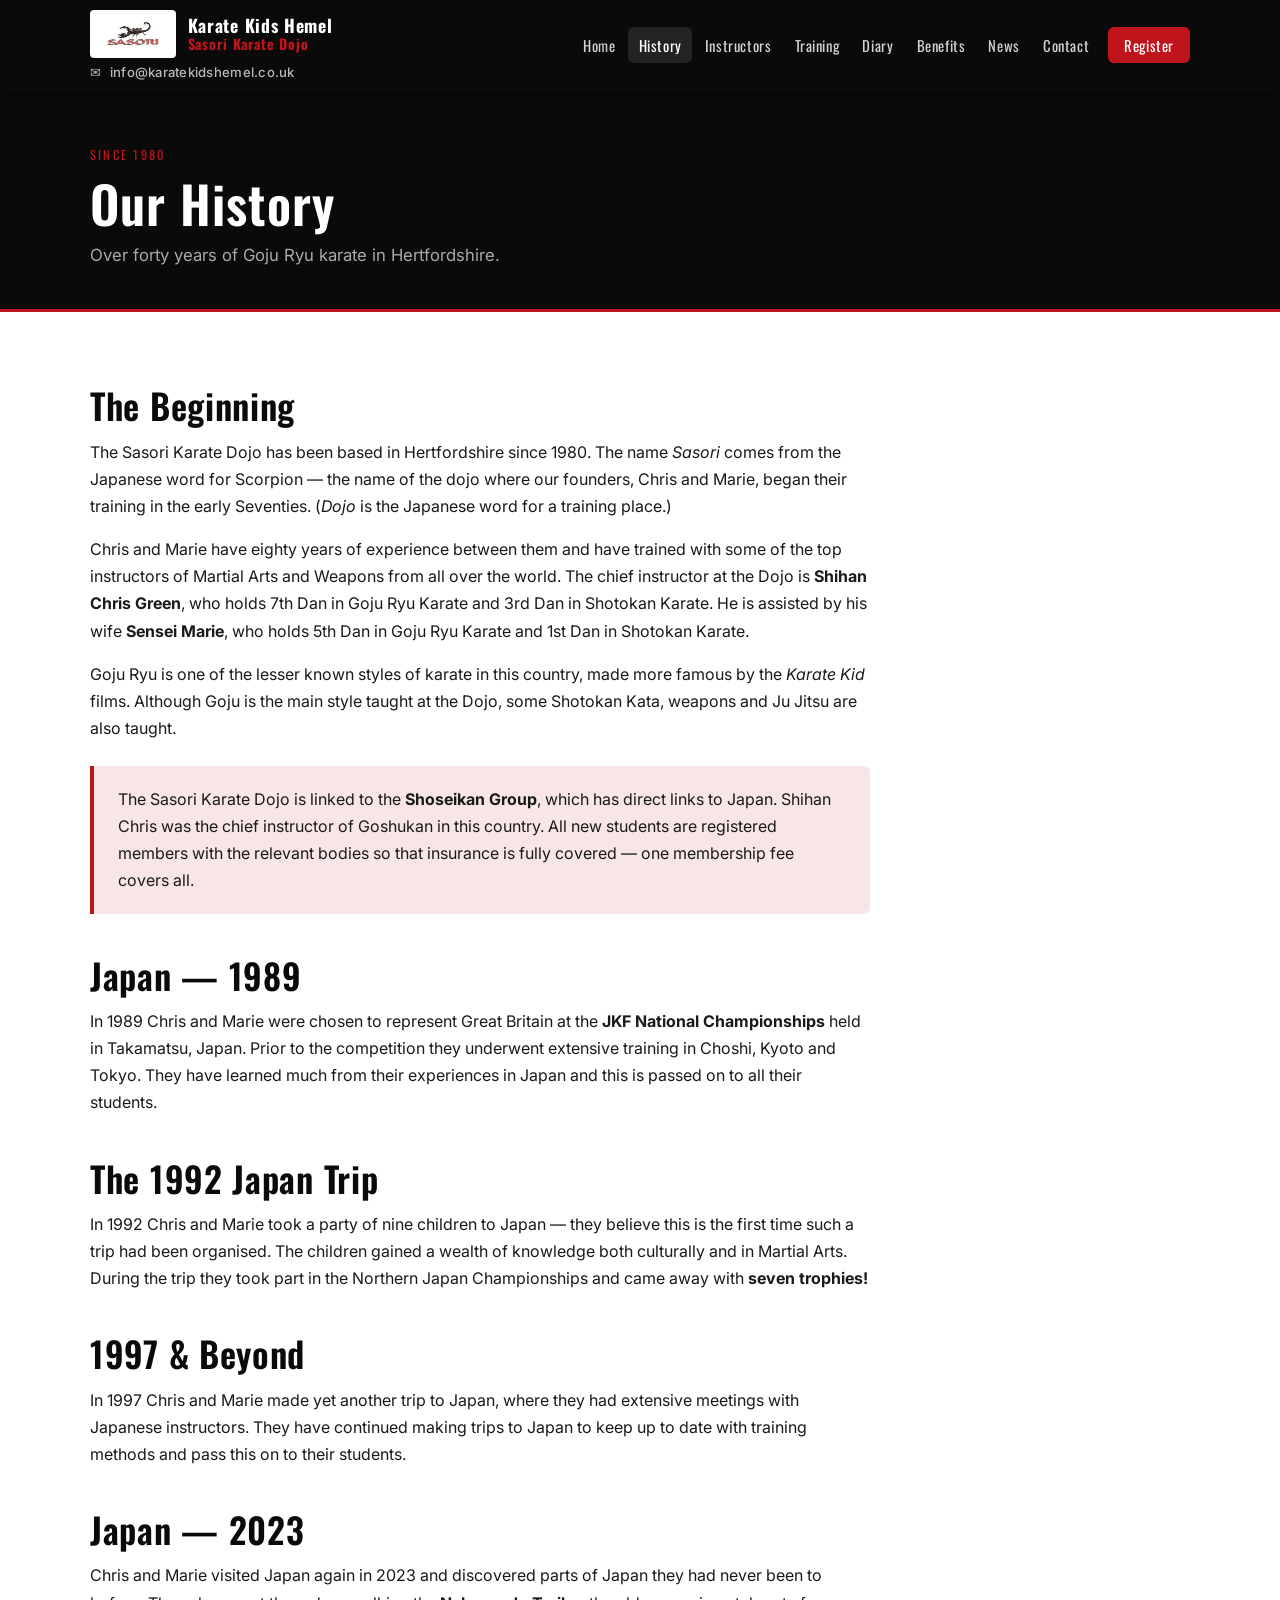
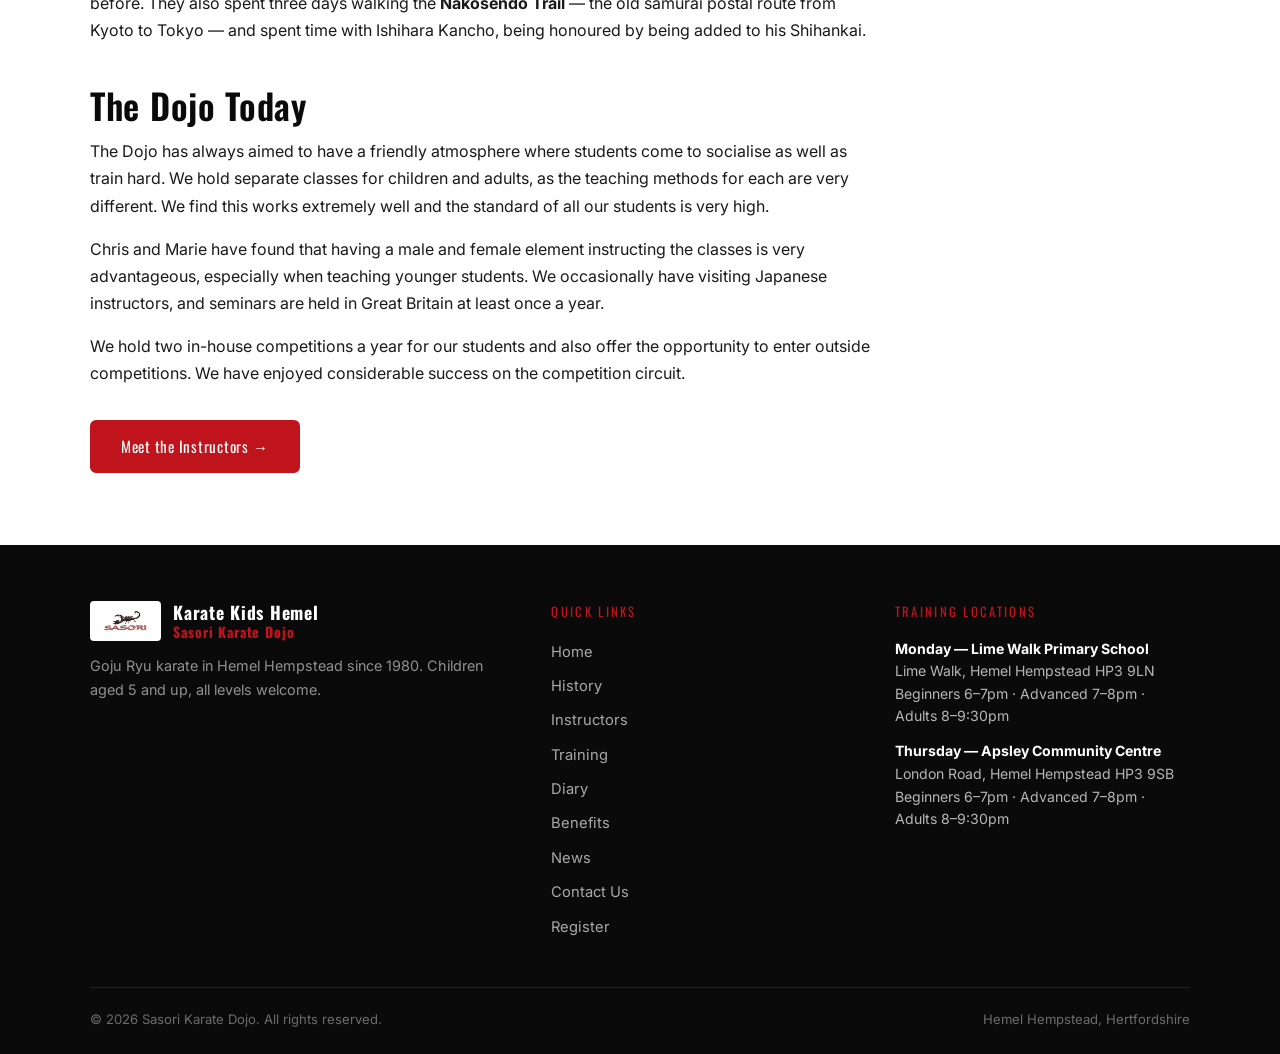
<file: history.html>
<!DOCTYPE html>
<html lang="en">
<head>
  <meta charset="UTF-8">
  <meta name="viewport" content="width=device-width, initial-scale=1.0">
  <title>History — Sasori Karate Dojo</title>
  <meta name="description" content="The history of Sasori Karate Dojo, established in Hertfordshire in 1980 by Shihan Chris and Sensei Marie Green.">
  <link rel="icon" type="image/svg+xml" href="favicon.svg">
  <link rel="icon" type="image/png" sizes="32x32" href="favicon-32x32.png">
  <link rel="icon" type="image/png" sizes="16x16" href="favicon-16x16.png">
  <link rel="icon" href="favicon.ico">
  <link rel="apple-touch-icon" sizes="180x180" href="apple-touch-icon.png">
  <meta name="theme-color" content="#0A0A0A">
  <link rel="preconnect" href="https://fonts.googleapis.com">
  <link rel="preconnect" href="https://fonts.gstatic.com" crossorigin>
  <link href="https://fonts.googleapis.com/css2?family=Oswald:wght@400;600;700&family=Inter:wght@400;500;600&display=swap" rel="stylesheet">
  <link rel="stylesheet" href="assets/css/style.css">
</head>
<body>

<header class="site-header">
  <div class="nav-inner">
    <div class="nav-brand">
      <a href="index.html" class="nav-logo">
      <img src="assets/images/logo.jpg" alt="Sasori Karate Dojo logo">
      <span>Karate Kids Hemel<em>Sasori Karate Dojo</em></span>
    </a>
      <a href="mailto:info@karatekidshemel.co.uk" class="header-email">&#9993;&nbsp; info@karatekidshemel.co.uk</a>
    </div>
    <nav aria-label="Main navigation">
      <ul class="nav-links">
        <li><a href="index.html">Home</a></li>
        <li><a href="history.html" class="active">History</a></li>
        <li><a href="instructors.html">Instructors</a></li>
        <li><a href="training.html">Training</a></li>
        <li><a href="diary.html">Diary</a></li>
        <li><a href="benefits.html">Benefits</a></li>
        <li><a href="news.html">News</a></li>
        <li><a href="contact.html">Contact</a></li>
        <li class="nav-cta"><a href="register.html">Register</a></li>
      </ul>
    </nav>
    <button class="nav-toggle" aria-label="Toggle navigation" aria-expanded="false">
      <span></span><span></span><span></span>
    </button>
  </div>
</header>

<div class="page-header">
  <div class="container">
    <span class="section-label">Since 1980</span>
    <h1>Our History</h1>
    <p>Over forty years of Goju Ryu karate in Hertfordshire.</p>
  </div>
</div>

<section class="section">
  <div class="container">
    <div class="history-article">

      <h2>The Beginning</h2>
      <p>The Sasori Karate Dojo has been based in Hertfordshire since 1980. The name <em>Sasori</em> comes from the Japanese word for Scorpion — the name of the dojo where our founders, Chris and Marie, began their training in the early Seventies. (<em>Dojo</em> is the Japanese word for a training place.)</p>

      <p>Chris and Marie have eighty years of experience between them and have trained with some of the top instructors of Martial Arts and Weapons from all over the world. The chief instructor at the Dojo is <strong>Shihan Chris Green</strong>, who holds 7th Dan in Goju Ryu Karate and 3rd Dan in Shotokan Karate. He is assisted by his wife <strong>Sensei Marie</strong>, who holds 5th Dan in Goju Ryu Karate and 1st Dan in Shotokan Karate.</p>

      <p>Goju Ryu is one of the lesser known styles of karate in this country, made more famous by the <em>Karate Kid</em> films. Although Goju is the main style taught at the Dojo, some Shotokan Kata, weapons and Ju Jitsu are also taught.</p>

      <div class="highlight-box">
        <p>The Sasori Karate Dojo is linked to the <strong>Shoseikan Group</strong>, which has direct links to Japan. Shihan Chris was the chief instructor of Goshukan in this country. All new students are registered members with the relevant bodies so that insurance is fully covered — one membership fee covers all.</p>
      </div>

      <h2>Japan — 1989</h2>
      <p>In 1989 Chris and Marie were chosen to represent Great Britain at the <strong>JKF National Championships</strong> held in Takamatsu, Japan. Prior to the competition they underwent extensive training in Choshi, Kyoto and Tokyo. They have learned much from their experiences in Japan and this is passed on to all their students.</p>

      <h2>The 1992 Japan Trip</h2>
      <p>In 1992 Chris and Marie took a party of nine children to Japan — they believe this is the first time such a trip had been organised. The children gained a wealth of knowledge both culturally and in Martial Arts. During the trip they took part in the Northern Japan Championships and came away with <strong>seven trophies!</strong></p>

      <h2>1997 &amp; Beyond</h2>
      <p>In 1997 Chris and Marie made yet another trip to Japan, where they had extensive meetings with Japanese instructors. They have continued making trips to Japan to keep up to date with training methods and pass this on to their students.</p>

      <h2>Japan — 2023</h2>
      <p>Chris and Marie visited Japan again in 2023 and discovered parts of Japan they had never been to before. They also spent three days walking the <strong>Nakosendo Trail</strong> — the old samurai postal route from Kyoto to Tokyo — and spent time with Ishihara Kancho, being honoured by being added to his Shihankai.</p>

      <h2>The Dojo Today</h2>
      <p>The Dojo has always aimed to have a friendly atmosphere where students come to socialise as well as train hard. We hold separate classes for children and adults, as the teaching methods for each are very different. We find this works extremely well and the standard of all our students is very high.</p>

      <p>Chris and Marie have found that having a male and female element instructing the classes is very advantageous, especially when teaching younger students. We occasionally have visiting Japanese instructors, and seminars are held in Great Britain at least once a year.</p>

      <p>We hold two in-house competitions a year for our students and also offer the opportunity to enter outside competitions. We have enjoyed considerable success on the competition circuit.</p>

      <div style="margin-top:2rem;">
        <a href="instructors.html" class="btn btn-primary">Meet the Instructors &rarr;</a>
      </div>

    </div>
  </div>
</section>

<footer class="site-footer">
  <div class="container">
    <div class="footer-grid">
      <div class="footer-brand">
        <a href="index.html" class="nav-logo" style="margin-bottom:.5rem;">
          <img src="assets/images/logo.jpg" alt="Sasori Karate Dojo" style="height:40px;">
          <span>Karate Kids Hemel<em>Sasori Karate Dojo</em></span>
        </a>
        <p>Goju Ryu karate in Hemel Hempstead since 1980. Children aged 5 and up, all levels welcome.</p>
      </div>
      <div>
        <p class="footer-heading">Quick Links</p>
        <ul class="footer-links">
          <li><a href="index.html">Home</a></li>
          <li><a href="history.html">History</a></li>
          <li><a href="instructors.html">Instructors</a></li>
          <li><a href="training.html">Training</a></li>
          <li><a href="diary.html">Diary</a></li>
          <li><a href="benefits.html">Benefits</a></li>
          <li><a href="news.html">News</a></li>
          <li><a href="contact.html">Contact Us</a></li>
          <li><a href="register.html">Register</a></li>
        </ul>
      </div>
      <div>
        <p class="footer-heading">Training Locations</p>
        <div class="footer-schedule-item">
          <strong>Monday — Lime Walk Primary School</strong>
          Lime Walk, Hemel Hempstead HP3 9LN<br>
          Beginners 6–7pm · Advanced 7–8pm · Adults 8–9:30pm
        </div>
        <div class="footer-schedule-item">
          <strong>Thursday — Apsley Community Centre</strong>
          London Road, Hemel Hempstead HP3 9SB<br>
          Beginners 6–7pm · Advanced 7–8pm · Adults 8–9:30pm
        </div>
      </div>
    </div>
    <div class="footer-bottom">
      <span>&copy; 2026 Sasori Karate Dojo. All rights reserved.</span>
      <span>Hemel Hempstead, Hertfordshire</span>
    </div>
  </div>
</footer>

<script src="assets/js/main.js"></script>
</body>
</html>
</file>
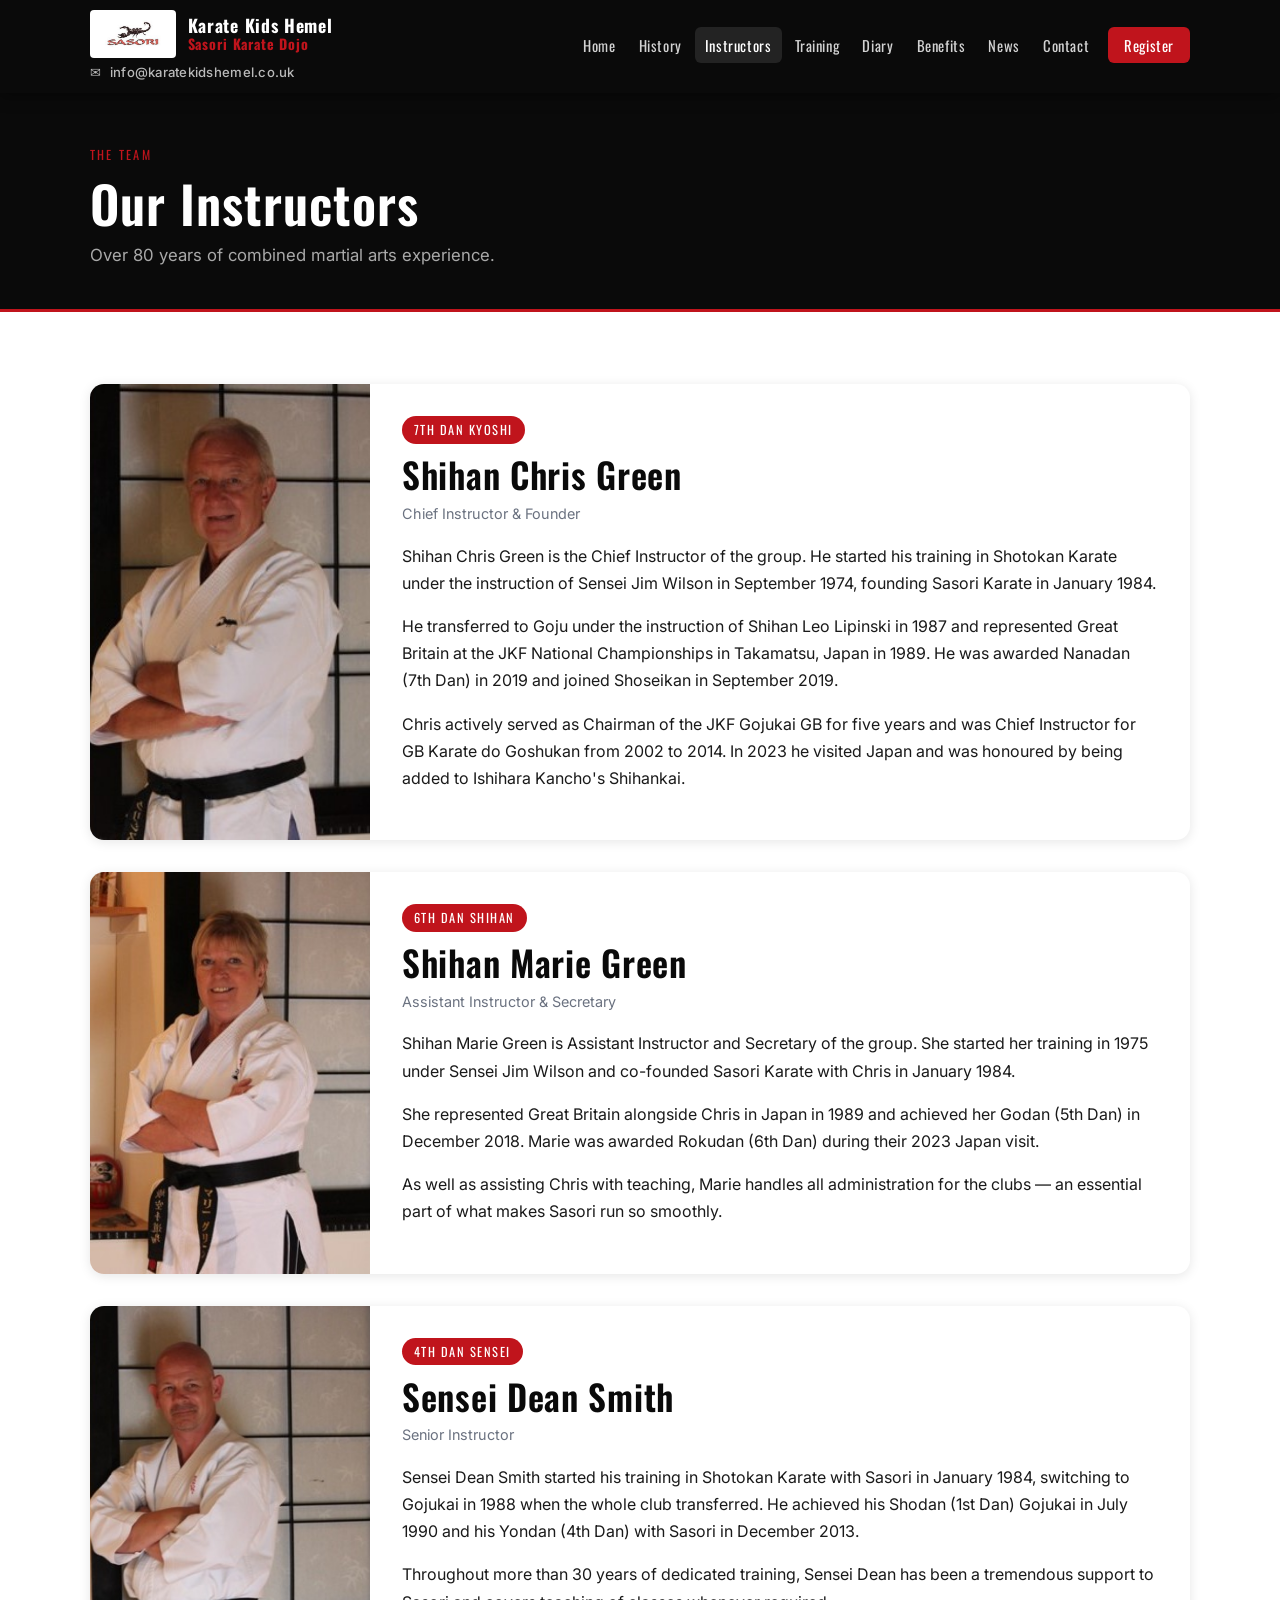
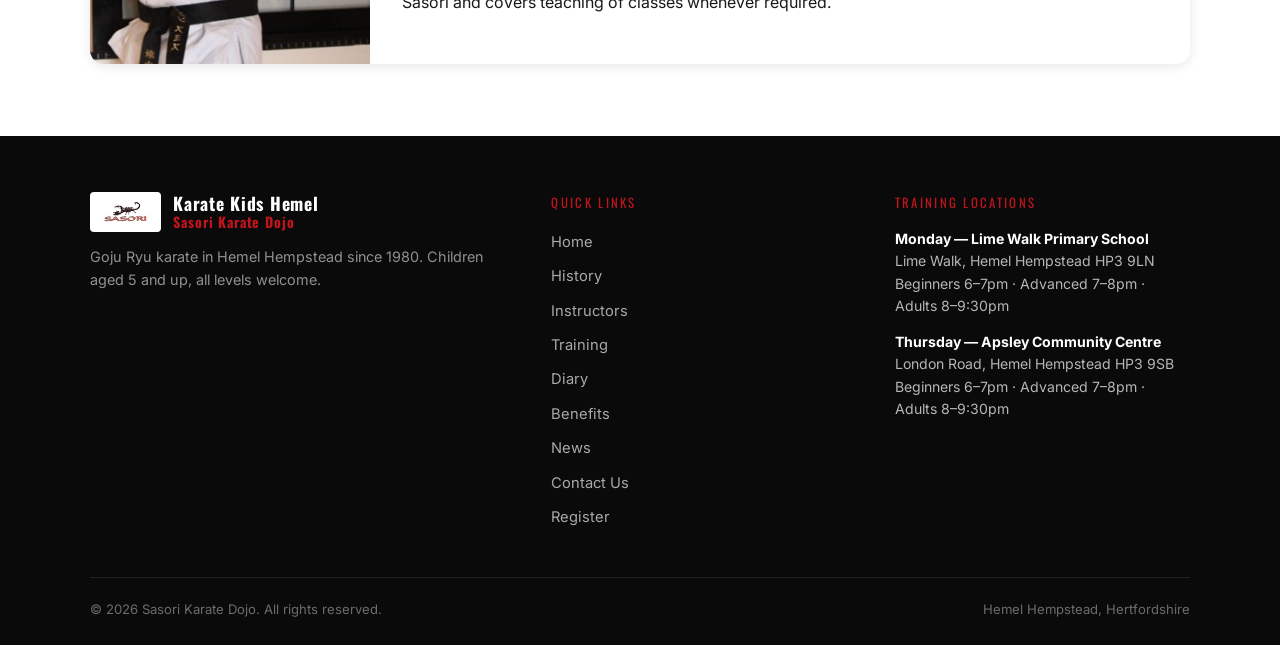
<file: instructors.html>
<!DOCTYPE html>
<html lang="en">
<head>
  <meta charset="UTF-8">
  <meta name="viewport" content="width=device-width, initial-scale=1.0">
  <title>Instructors — Sasori Karate Dojo</title>
  <meta name="description" content="Meet the instructors at Sasori Karate Dojo — Shihan Chris Green, Shihan Marie Green, and Sensei Dean Smith.">
  <link rel="icon" type="image/svg+xml" href="favicon.svg">
  <link rel="icon" type="image/png" sizes="32x32" href="favicon-32x32.png">
  <link rel="icon" type="image/png" sizes="16x16" href="favicon-16x16.png">
  <link rel="icon" href="favicon.ico">
  <link rel="apple-touch-icon" sizes="180x180" href="apple-touch-icon.png">
  <meta name="theme-color" content="#0A0A0A">
  <link rel="preconnect" href="https://fonts.googleapis.com">
  <link rel="preconnect" href="https://fonts.gstatic.com" crossorigin>
  <link href="https://fonts.googleapis.com/css2?family=Oswald:wght@400;600;700&family=Inter:wght@400;500;600&display=swap" rel="stylesheet">
  <link rel="stylesheet" href="assets/css/style.css">
</head>
<body>

<header class="site-header">
  <div class="nav-inner">
    <div class="nav-brand">
      <a href="index.html" class="nav-logo">
      <img src="assets/images/logo.jpg" alt="Sasori Karate Dojo logo">
      <span>Karate Kids Hemel<em>Sasori Karate Dojo</em></span>
    </a>
      <a href="mailto:info@karatekidshemel.co.uk" class="header-email">&#9993;&nbsp; info@karatekidshemel.co.uk</a>
    </div>
    <nav aria-label="Main navigation">
      <ul class="nav-links">
        <li><a href="index.html">Home</a></li>
        <li><a href="history.html">History</a></li>
        <li><a href="instructors.html" class="active">Instructors</a></li>
        <li><a href="training.html">Training</a></li>
        <li><a href="diary.html">Diary</a></li>
        <li><a href="benefits.html">Benefits</a></li>
        <li><a href="news.html">News</a></li>
        <li><a href="contact.html">Contact</a></li>
        <li class="nav-cta"><a href="register.html">Register</a></li>
      </ul>
    </nav>
    <button class="nav-toggle" aria-label="Toggle navigation" aria-expanded="false">
      <span></span><span></span><span></span>
    </button>
  </div>
</header>

<div class="page-header">
  <div class="container">
    <span class="section-label">The Team</span>
    <h1>Our Instructors</h1>
    <p>Over 80 years of combined martial arts experience.</p>
  </div>
</div>

<section class="section">
  <div class="container">
    <div style="display:grid; gap:2rem;">

      <!-- Chris -->
      <div class="instructor-card">
        <img src="assets/images/chris.jpg" alt="Shihan Chris Green">
        <div class="instructor-body">
          <span class="rank">7th Dan Kyoshi</span>
          <h2>Shihan Chris Green</h2>
          <p class="role">Chief Instructor &amp; Founder</p>
          <p>Shihan Chris Green is the Chief Instructor of the group. He started his training in Shotokan Karate under the instruction of Sensei Jim Wilson in September 1974, founding Sasori Karate in January 1984.</p>
          <p>He transferred to Goju under the instruction of Shihan Leo Lipinski in 1987 and represented Great Britain at the JKF National Championships in Takamatsu, Japan in 1989. He was awarded Nanadan (7th Dan) in 2019 and joined Shoseikan in September 2019.</p>
          <p>Chris actively served as Chairman of the JKF Gojukai GB for five years and was Chief Instructor for GB Karate do Goshukan from 2002 to 2014. In 2023 he visited Japan and was honoured by being added to Ishihara Kancho's Shihankai.</p>
        </div>
      </div>

      <!-- Marie -->
      <div class="instructor-card">
        <img src="assets/images/marie.jpg" alt="Shihan Marie Green">
        <div class="instructor-body">
          <span class="rank">6th Dan Shihan</span>
          <h2>Shihan Marie Green</h2>
          <p class="role">Assistant Instructor &amp; Secretary</p>
          <p>Shihan Marie Green is Assistant Instructor and Secretary of the group. She started her training in 1975 under Sensei Jim Wilson and co-founded Sasori Karate with Chris in January 1984.</p>
          <p>She represented Great Britain alongside Chris in Japan in 1989 and achieved her Godan (5th Dan) in December 2018. Marie was awarded Rokudan (6th Dan) during their 2023 Japan visit.</p>
          <p>As well as assisting Chris with teaching, Marie handles all administration for the clubs — an essential part of what makes Sasori run so smoothly.</p>
        </div>
      </div>

      <!-- Dean -->
      <div class="instructor-card">
        <img src="assets/images/dean.jpg" alt="Sensei Dean Smith">
        <div class="instructor-body">
          <span class="rank">4th Dan Sensei</span>
          <h2>Sensei Dean Smith</h2>
          <p class="role">Senior Instructor</p>
          <p>Sensei Dean Smith started his training in Shotokan Karate with Sasori in January 1984, switching to Gojukai in 1988 when the whole club transferred. He achieved his Shodan (1st Dan) Gojukai in July 1990 and his Yondan (4th Dan) with Sasori in December 2013.</p>
          <p>Throughout more than 30 years of dedicated training, Sensei Dean has been a tremendous support to Sasori and covers teaching of classes whenever required.</p>
        </div>
      </div>

    </div>
  </div>
</section>

<footer class="site-footer">
  <div class="container">
    <div class="footer-grid">
      <div class="footer-brand">
        <a href="index.html" class="nav-logo" style="margin-bottom:.5rem;">
          <img src="assets/images/logo.jpg" alt="Sasori Karate Dojo" style="height:40px;">
          <span>Karate Kids Hemel<em>Sasori Karate Dojo</em></span>
        </a>
        <p>Goju Ryu karate in Hemel Hempstead since 1980. Children aged 5 and up, all levels welcome.</p>
      </div>
      <div>
        <p class="footer-heading">Quick Links</p>
        <ul class="footer-links">
          <li><a href="index.html">Home</a></li>
          <li><a href="history.html">History</a></li>
          <li><a href="instructors.html">Instructors</a></li>
          <li><a href="training.html">Training</a></li>
          <li><a href="diary.html">Diary</a></li>
          <li><a href="benefits.html">Benefits</a></li>
          <li><a href="news.html">News</a></li>
          <li><a href="contact.html">Contact Us</a></li>
          <li><a href="register.html">Register</a></li>
        </ul>
      </div>
      <div>
        <p class="footer-heading">Training Locations</p>
        <div class="footer-schedule-item">
          <strong>Monday — Lime Walk Primary School</strong>
          Lime Walk, Hemel Hempstead HP3 9LN<br>
          Beginners 6–7pm · Advanced 7–8pm · Adults 8–9:30pm
        </div>
        <div class="footer-schedule-item">
          <strong>Thursday — Apsley Community Centre</strong>
          London Road, Hemel Hempstead HP3 9SB<br>
          Beginners 6–7pm · Advanced 7–8pm · Adults 8–9:30pm
        </div>
      </div>
    </div>
    <div class="footer-bottom">
      <span>&copy; 2026 Sasori Karate Dojo. All rights reserved.</span>
      <span>Hemel Hempstead, Hertfordshire</span>
    </div>
  </div>
</footer>

<script src="assets/js/main.js"></script>
</body>
</html>
</file>
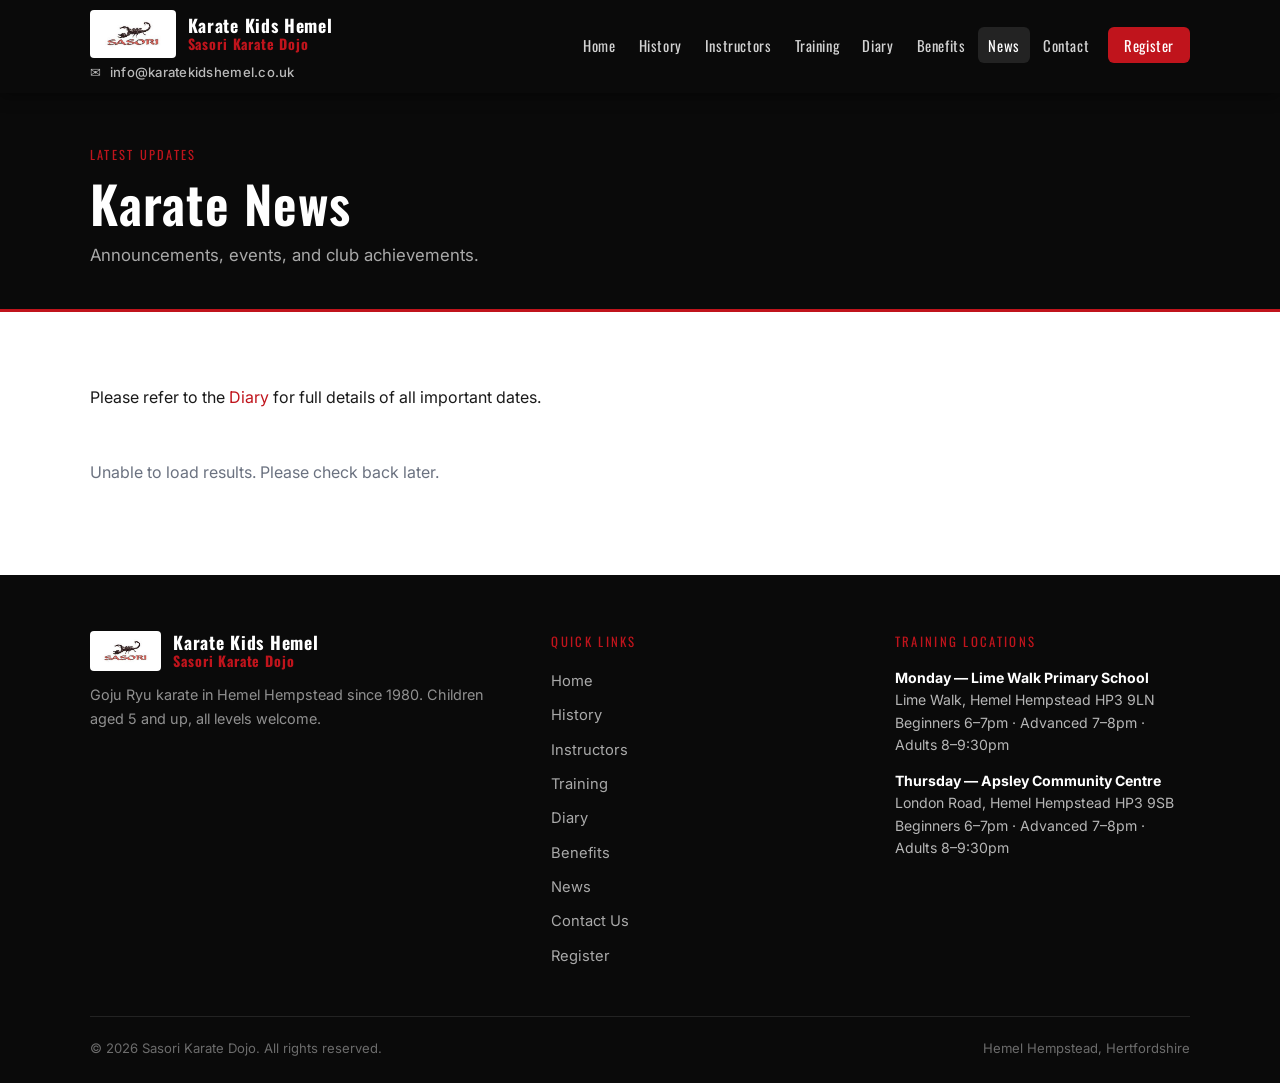
<file: news.html>
<!DOCTYPE html>
<html lang="en">
<head>
  <meta charset="UTF-8">
  <meta name="viewport" content="width=device-width, initial-scale=1.0">
  <title>News — Sasori Karate Dojo</title>
  <meta name="description" content="Latest news from Sasori Karate Dojo, including seminars, trophy winners, and club announcements.">
  <link rel="icon" type="image/svg+xml" href="favicon.svg">
  <link rel="icon" type="image/png" sizes="32x32" href="favicon-32x32.png">
  <link rel="icon" type="image/png" sizes="16x16" href="favicon-16x16.png">
  <link rel="icon" href="favicon.ico">
  <link rel="apple-touch-icon" sizes="180x180" href="apple-touch-icon.png">
  <meta name="theme-color" content="#0A0A0A">
  <link rel="preconnect" href="https://fonts.googleapis.com">
  <link rel="preconnect" href="https://fonts.gstatic.com" crossorigin>
  <link href="https://fonts.googleapis.com/css2?family=Oswald:wght@400;600;700&family=Inter:wght@400;500;600&display=swap" rel="stylesheet">
  <link rel="stylesheet" href="assets/css/style.css">
</head>
<body>

<header class="site-header">
  <div class="nav-inner">
    <div class="nav-brand">
      <a href="index.html" class="nav-logo">
      <img src="assets/images/logo.jpg" alt="Sasori Karate Dojo logo">
      <span>Karate Kids Hemel<em>Sasori Karate Dojo</em></span>
    </a>
      <a href="mailto:info@karatekidshemel.co.uk" class="header-email">&#9993;&nbsp; info@karatekidshemel.co.uk</a>
    </div>
    <nav aria-label="Main navigation">
      <ul class="nav-links">
        <li><a href="index.html">Home</a></li>
        <li><a href="history.html">History</a></li>
        <li><a href="instructors.html">Instructors</a></li>
        <li><a href="training.html">Training</a></li>
        <li><a href="diary.html">Diary</a></li>
        <li><a href="benefits.html">Benefits</a></li>
        <li><a href="news.html" class="active">News</a></li>
        <li><a href="contact.html">Contact</a></li>
        <li class="nav-cta"><a href="register.html">Register</a></li>
      </ul>
    </nav>
    <button class="nav-toggle" aria-label="Toggle navigation" aria-expanded="false">
      <span></span><span></span><span></span>
    </button>
  </div>
</header>

<div class="page-header">
  <div class="container">
    <span class="section-label">Latest Updates</span>
    <h1>Karate News</h1>
    <p>Announcements, events, and club achievements.</p>
  </div>
</div>

<section class="section">
  <div class="container">
    <div class="news-article">

      <div style="margin-bottom:3rem;">
        <p>Please refer to the <a href="diary.html">Diary</a> for full details of all important dates.</p>
      </div>

      <!-- Trophy winners — loaded from Google Sheets -->
      <div id="trophy-section">
        <p style="color:var(--gray);">Loading results…</p>
      </div>

    </div>
  </div>
</section>

<script>
(async () => {
  const TROPHY_CSV_URL = 'https://docs.google.com/spreadsheets/d/e/2PACX-1vRC_oM_iSkcLNCavPm2jHFYnGFGTqUc6Ii-5UuhxEc-APqFYWMufy3OS4trB1PoVTZllInCVc7rIT0j/pub?gid=1591863055&single=true&output=csv';

  // Minimal CSV parser — handles quoted fields and escaped quotes ("")
  function parseCSVRow(line) {
    const cells = [];
    let inQuote = false, cell = '';
    for (let i = 0; i < line.length; i++) {
      const ch = line[i];
      if (ch === '"') {
        if (inQuote && line[i + 1] === '"') { cell += '"'; i++; }
        else { inQuote = !inQuote; }
      } else if (ch === ',' && !inQuote) {
        cells.push(cell.trim()); cell = '';
      } else { cell += ch; }
    }
    cells.push(cell.trim());
    return cells;
  }

  // Wrap (...) placements in <small> for compact display
  function fmt(str) {
    return str.replace(/\(([^)]+)\)/g, '<small>($1)</small>');
  }

  // Normalise category label (handles typos like "Competiton")
  function normCat(cat) {
    const c = cat.toLowerCase();
    if (c.includes('trophy') || c.includes('winner')) return 'Trophy Winners';
    if (c.includes('compet') || c.includes('champion')) return 'Competition Champions';
    return 'Other';
  }

  try {
    const res  = await fetch(TROPHY_CSV_URL);
    if (!res.ok) throw new Error('Network response was not ok');
    const text = await res.text();
    const lines = text.trim().split(/\r?\n/).filter(l => l.trim());

    // Map headers
    const headers  = parseCSVRow(lines[0]);
    const awardIdx = headers.findIndex(h => h.toLowerCase() === 'award');
    const yearIdx  = headers.findIndex(h => h.toLowerCase() === 'year');
    const catIdx   = headers.findIndex(h => h.toLowerCase() === 'category');
    const detIdx   = headers.findIndex(h => h.toLowerCase() === 'details');

    // Build rows
    const rows = lines.slice(1).map(line => {
      const c = parseCSVRow(line);
      return {
        award:    c[awardIdx]  || '',
        year:     c[yearIdx]   || '',
        category: normCat(c[catIdx] || ''),
        details:  c[detIdx]    || '',
      };
    }).filter(r => r.award);

    // Group by year (newest first)
    const years = [...new Set(rows.map(r => r.year))].sort((a, b) => b - a);

    let html = '';
    for (const year of years) {
      const yr      = rows.filter(r => r.year === year);
      const winners = yr.filter(r => r.category === 'Trophy Winners');
      const champs  = yr.filter(r => r.category === 'Competition Champions');
      const others  = yr.filter(r => r.category === 'Other');

      const trophyGrid = items => items.map(r =>
        `<div class="trophy-item">
          <span class="award">${r.award}</span>
          <span class="winner">${fmt(r.details)}</span>
        </div>`
      ).join('');

      html += `
        <div style="margin-bottom:3rem;">
          <p class="news-date">${year}</p>
          <h2 style="margin-bottom:.3rem;">🏆 ${year} Trophy Winners</h2>
          <p style="color:var(--gray); margin-bottom:1.5rem;">Congratulations to all of our award winners at the ${year} finals!</p>

          ${winners.length ? `<div class="trophy-grid">${trophyGrid(winners)}</div>` : ''}

          ${champs.length ? `
            <h3 style="margin-top:2rem; margin-bottom:1rem;">Competition Champions</h3>
            <div class="trophy-grid">${trophyGrid(champs)}</div>
          ` : ''}

          ${others.map(r => `
            <div style="margin-top:1.5rem; padding:1rem 1.4rem; background:var(--light); border-radius:var(--radius);">
              <strong>${r.award}:</strong> ${r.details}
            </div>
          `).join('')}
        </div>`;
    }

    document.getElementById('trophy-section').innerHTML =
      html || '<p style="color:var(--gray);">No results available.</p>';

  } catch (e) {
    document.getElementById('trophy-section').innerHTML =
      '<p style="color:var(--gray);">Unable to load results. Please check back later.</p>';
  }
})();
</script>

<footer class="site-footer">
  <div class="container">
    <div class="footer-grid">
      <div class="footer-brand">
        <a href="index.html" class="nav-logo" style="margin-bottom:.5rem;">
          <img src="assets/images/logo.jpg" alt="Sasori Karate Dojo" style="height:40px;">
          <span>Karate Kids Hemel<em>Sasori Karate Dojo</em></span>
        </a>
        <p>Goju Ryu karate in Hemel Hempstead since 1980. Children aged 5 and up, all levels welcome.</p>
      </div>
      <div>
        <p class="footer-heading">Quick Links</p>
        <ul class="footer-links">
          <li><a href="index.html">Home</a></li>
          <li><a href="history.html">History</a></li>
          <li><a href="instructors.html">Instructors</a></li>
          <li><a href="training.html">Training</a></li>
          <li><a href="diary.html">Diary</a></li>
          <li><a href="benefits.html">Benefits</a></li>
          <li><a href="news.html">News</a></li>
          <li><a href="contact.html">Contact Us</a></li>
          <li><a href="register.html">Register</a></li>
        </ul>
      </div>
      <div>
        <p class="footer-heading">Training Locations</p>
        <div class="footer-schedule-item">
          <strong>Monday — Lime Walk Primary School</strong>
          Lime Walk, Hemel Hempstead HP3 9LN<br>
          Beginners 6–7pm · Advanced 7–8pm · Adults 8–9:30pm
        </div>
        <div class="footer-schedule-item">
          <strong>Thursday — Apsley Community Centre</strong>
          London Road, Hemel Hempstead HP3 9SB<br>
          Beginners 6–7pm · Advanced 7–8pm · Adults 8–9:30pm
        </div>
      </div>
    </div>
    <div class="footer-bottom">
      <span>&copy; 2026 Sasori Karate Dojo. All rights reserved.</span>
      <span>Hemel Hempstead, Hertfordshire</span>
    </div>
  </div>
</footer>

<script src="assets/js/main.js"></script>
</body>
</html>
</file>
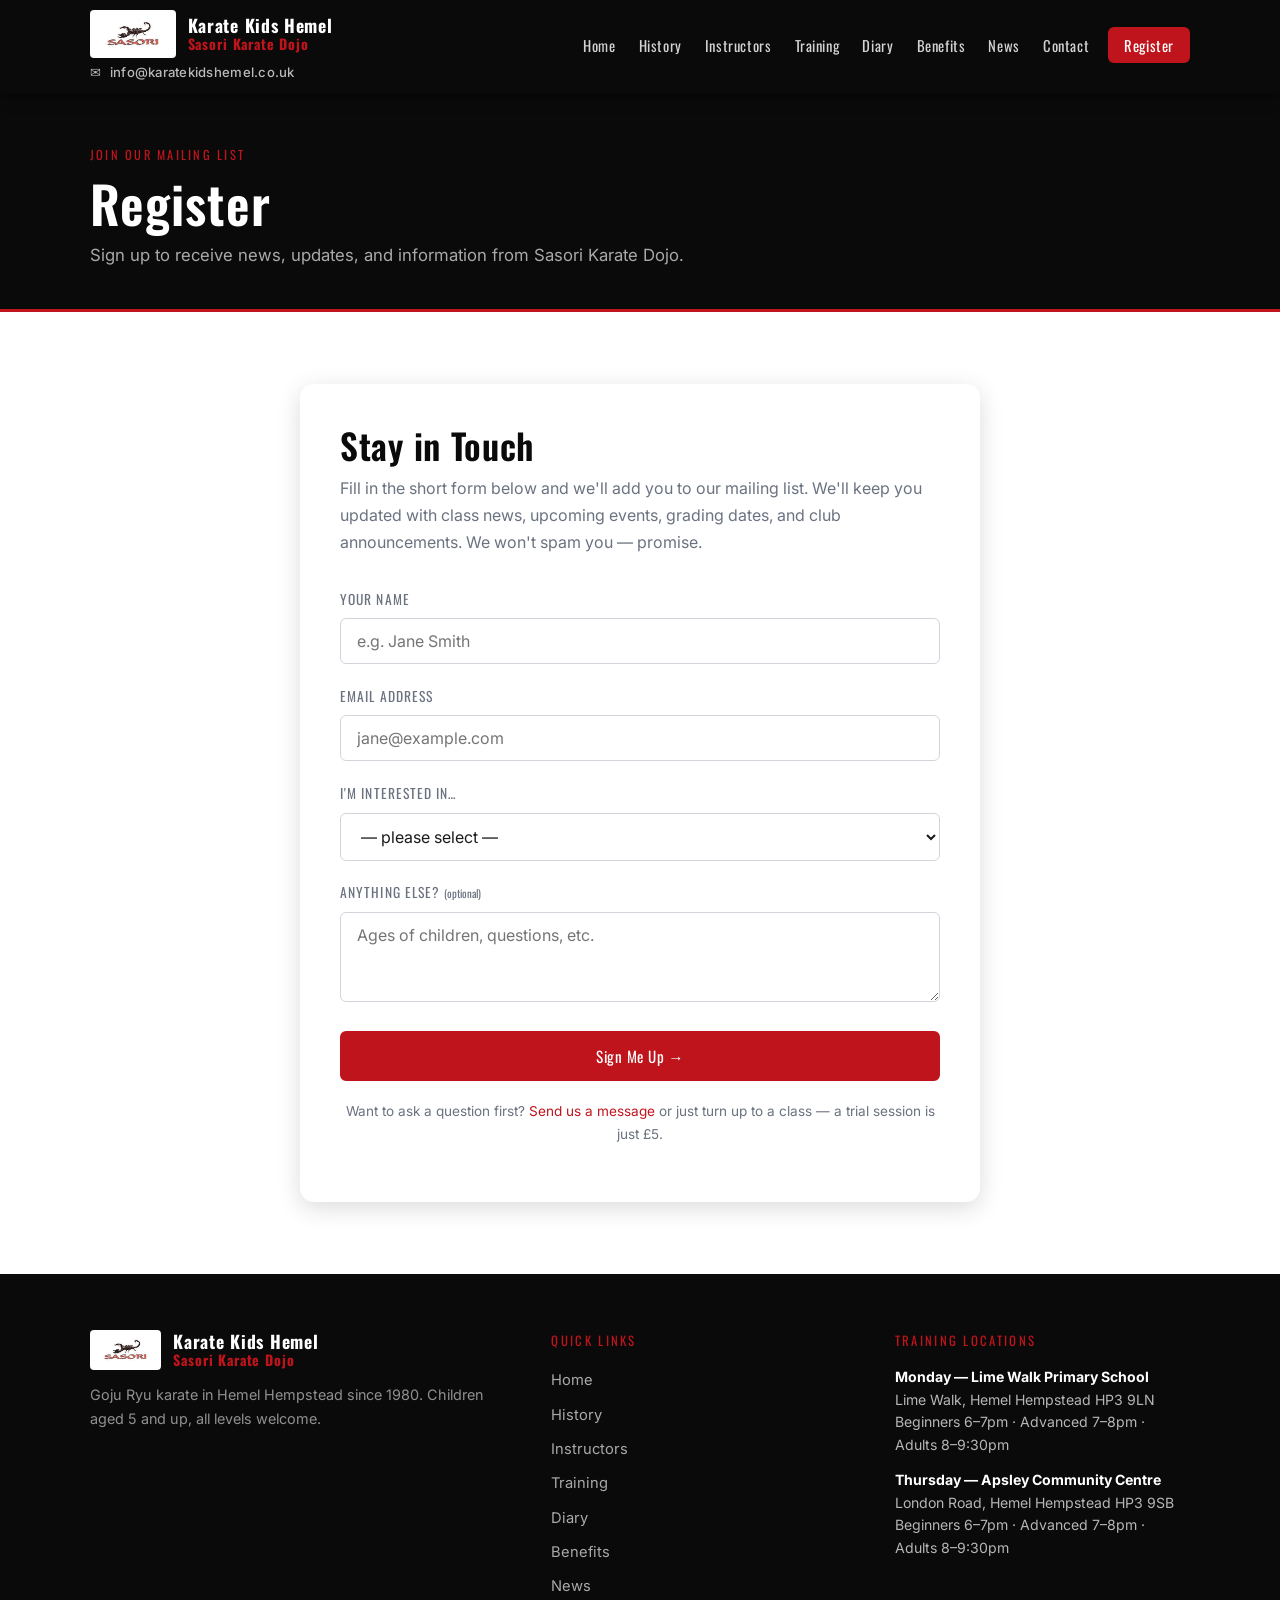
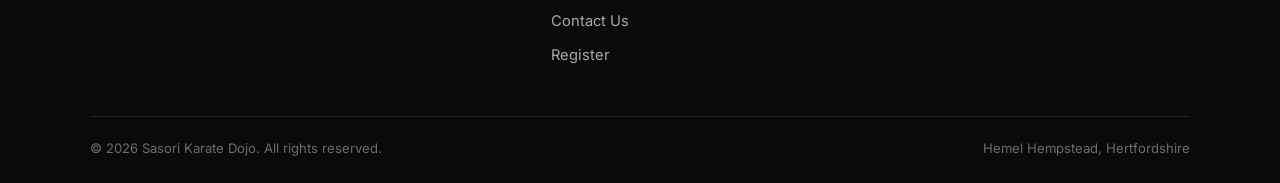
<file: register.html>
<!DOCTYPE html>
<html lang="en">
<head>
  <meta charset="UTF-8">
  <meta name="viewport" content="width=device-width, initial-scale=1.0">
  <title>Register — Sasori Karate Dojo</title>
  <meta name="description" content="Register your interest in Sasori Karate Dojo classes and join our mailing list for news and updates.">
  <link rel="icon" type="image/svg+xml" href="favicon.svg">
  <link rel="icon" type="image/png" sizes="32x32" href="favicon-32x32.png">
  <link rel="icon" type="image/png" sizes="16x16" href="favicon-16x16.png">
  <link rel="icon" href="favicon.ico">
  <link rel="apple-touch-icon" sizes="180x180" href="apple-touch-icon.png">
  <meta name="theme-color" content="#0A0A0A">
  <link rel="preconnect" href="https://fonts.googleapis.com">
  <link rel="preconnect" href="https://fonts.gstatic.com" crossorigin>
  <link href="https://fonts.googleapis.com/css2?family=Oswald:wght@400;600;700&family=Inter:wght@400;500;600&display=swap" rel="stylesheet">
  <link rel="stylesheet" href="assets/css/style.css">
</head>
<body>

<header class="site-header">
  <div class="nav-inner">
    <div class="nav-brand">
      <a href="index.html" class="nav-logo">
      <img src="assets/images/logo.jpg" alt="Sasori Karate Dojo logo">
      <span>Karate Kids Hemel<em>Sasori Karate Dojo</em></span>
    </a>
      <a href="mailto:info@karatekidshemel.co.uk" class="header-email">&#9993;&nbsp; info@karatekidshemel.co.uk</a>
    </div>
    <nav aria-label="Main navigation">
      <ul class="nav-links">
        <li><a href="index.html">Home</a></li>
        <li><a href="history.html">History</a></li>
        <li><a href="instructors.html">Instructors</a></li>
        <li><a href="training.html">Training</a></li>
        <li><a href="diary.html">Diary</a></li>
        <li><a href="benefits.html">Benefits</a></li>
        <li><a href="news.html">News</a></li>
        <li><a href="contact.html">Contact</a></li>
        <li class="nav-cta"><a href="register.html" class="active">Register</a></li>
      </ul>
    </nav>
    <button class="nav-toggle" aria-label="Toggle navigation" aria-expanded="false">
      <span></span><span></span><span></span>
    </button>
  </div>
</header>

<div class="page-header">
  <div class="container">
    <span class="section-label">Join Our Mailing List</span>
    <h1>Register</h1>
    <p>Sign up to receive news, updates, and information from Sasori Karate Dojo.</p>
  </div>
</div>

<section class="section">
  <div class="container" style="max-width:680px; margin-inline:auto;">

    <div class="form-card">

      <div id="register-success" class="form-success">
        ✓ &nbsp;You're signed up! We'll be in touch with news and updates.
      </div>

      <h2 style="margin-bottom:.5rem;">Stay in Touch</h2>
      <p style="color:var(--gray); margin-bottom:2rem;">Fill in the short form below and we'll add you to our mailing list. We'll keep you updated with class news, upcoming events, grading dates, and club announcements. We won't spam you — promise.</p>

      <form id="register-form" action="https://formspree.io/f/xwvndkow" method="POST" novalidate>
        <!-- Tag this submission type -->
        <input type="hidden" name="_subject" value="New mailing list registration — Karate Kids Hemel">
        <input type="hidden" name="form_type" value="mailing_list">

        <div class="form-group">
          <label for="reg-name">Your Name</label>
          <input type="text" id="reg-name" name="name" required placeholder="e.g. Jane Smith">
        </div>
        <div class="form-group">
          <label for="reg-email">Email Address</label>
          <input type="email" id="reg-email" name="email" required placeholder="jane@example.com">
        </div>
        <div class="form-group">
          <label for="reg-interest">I'm interested in…</label>
          <select id="reg-interest" name="interest">
            <option value="">— please select —</option>
            <option value="children_beginner">Children's classes — beginner</option>
            <option value="children_advanced">Children's classes — returning/advanced</option>
            <option value="adult">Adult classes</option>
            <option value="family">Family (adult + children)</option>
            <option value="general">General news &amp; updates only</option>
          </select>
        </div>
        <div class="form-group">
          <label for="reg-notes">Anything else? <span style="font-size:.8em; text-transform:none; letter-spacing:0; color:var(--gray);">(optional)</span></label>
          <textarea id="reg-notes" name="notes" placeholder="Ages of children, questions, etc." style="min-height:90px;"></textarea>
        </div>
        <!-- Honeypot -->
        <input type="text" name="_gotcha" style="display:none" tabindex="-1" autocomplete="off">
        <button type="submit" class="btn btn-primary" style="width:100%; justify-content:center;">Sign Me Up &rarr;</button>
      </form>

      <p style="margin-top:1.2rem; font-size:.85rem; color:var(--gray); text-align:center;">
        Want to ask a question first? <a href="contact.html">Send us a message</a> or just turn up to a class — a trial session is just £5.
      </p>
    </div>

  </div>
</section>

<footer class="site-footer">
  <div class="container">
    <div class="footer-grid">
      <div class="footer-brand">
        <a href="index.html" class="nav-logo" style="margin-bottom:.5rem;">
          <img src="assets/images/logo.jpg" alt="Sasori Karate Dojo" style="height:40px;">
          <span>Karate Kids Hemel<em>Sasori Karate Dojo</em></span>
        </a>
        <p>Goju Ryu karate in Hemel Hempstead since 1980. Children aged 5 and up, all levels welcome.</p>
      </div>
      <div>
        <p class="footer-heading">Quick Links</p>
        <ul class="footer-links">
          <li><a href="index.html">Home</a></li>
          <li><a href="history.html">History</a></li>
          <li><a href="instructors.html">Instructors</a></li>
          <li><a href="training.html">Training</a></li>
          <li><a href="diary.html">Diary</a></li>
          <li><a href="benefits.html">Benefits</a></li>
          <li><a href="news.html">News</a></li>
          <li><a href="contact.html">Contact Us</a></li>
          <li><a href="register.html">Register</a></li>
        </ul>
      </div>
      <div>
        <p class="footer-heading">Training Locations</p>
        <div class="footer-schedule-item">
          <strong>Monday — Lime Walk Primary School</strong>
          Lime Walk, Hemel Hempstead HP3 9LN<br>
          Beginners 6–7pm · Advanced 7–8pm · Adults 8–9:30pm
        </div>
        <div class="footer-schedule-item">
          <strong>Thursday — Apsley Community Centre</strong>
          London Road, Hemel Hempstead HP3 9SB<br>
          Beginners 6–7pm · Advanced 7–8pm · Adults 8–9:30pm
        </div>
      </div>
    </div>
    <div class="footer-bottom">
      <span>&copy; 2026 Sasori Karate Dojo. All rights reserved.</span>
      <span>Hemel Hempstead, Hertfordshire</span>
    </div>
  </div>
</footer>

<script src="assets/js/main.js"></script>
<script>setupFormspree('register-form', 'register-success');</script>
</body>
</html>
</file>
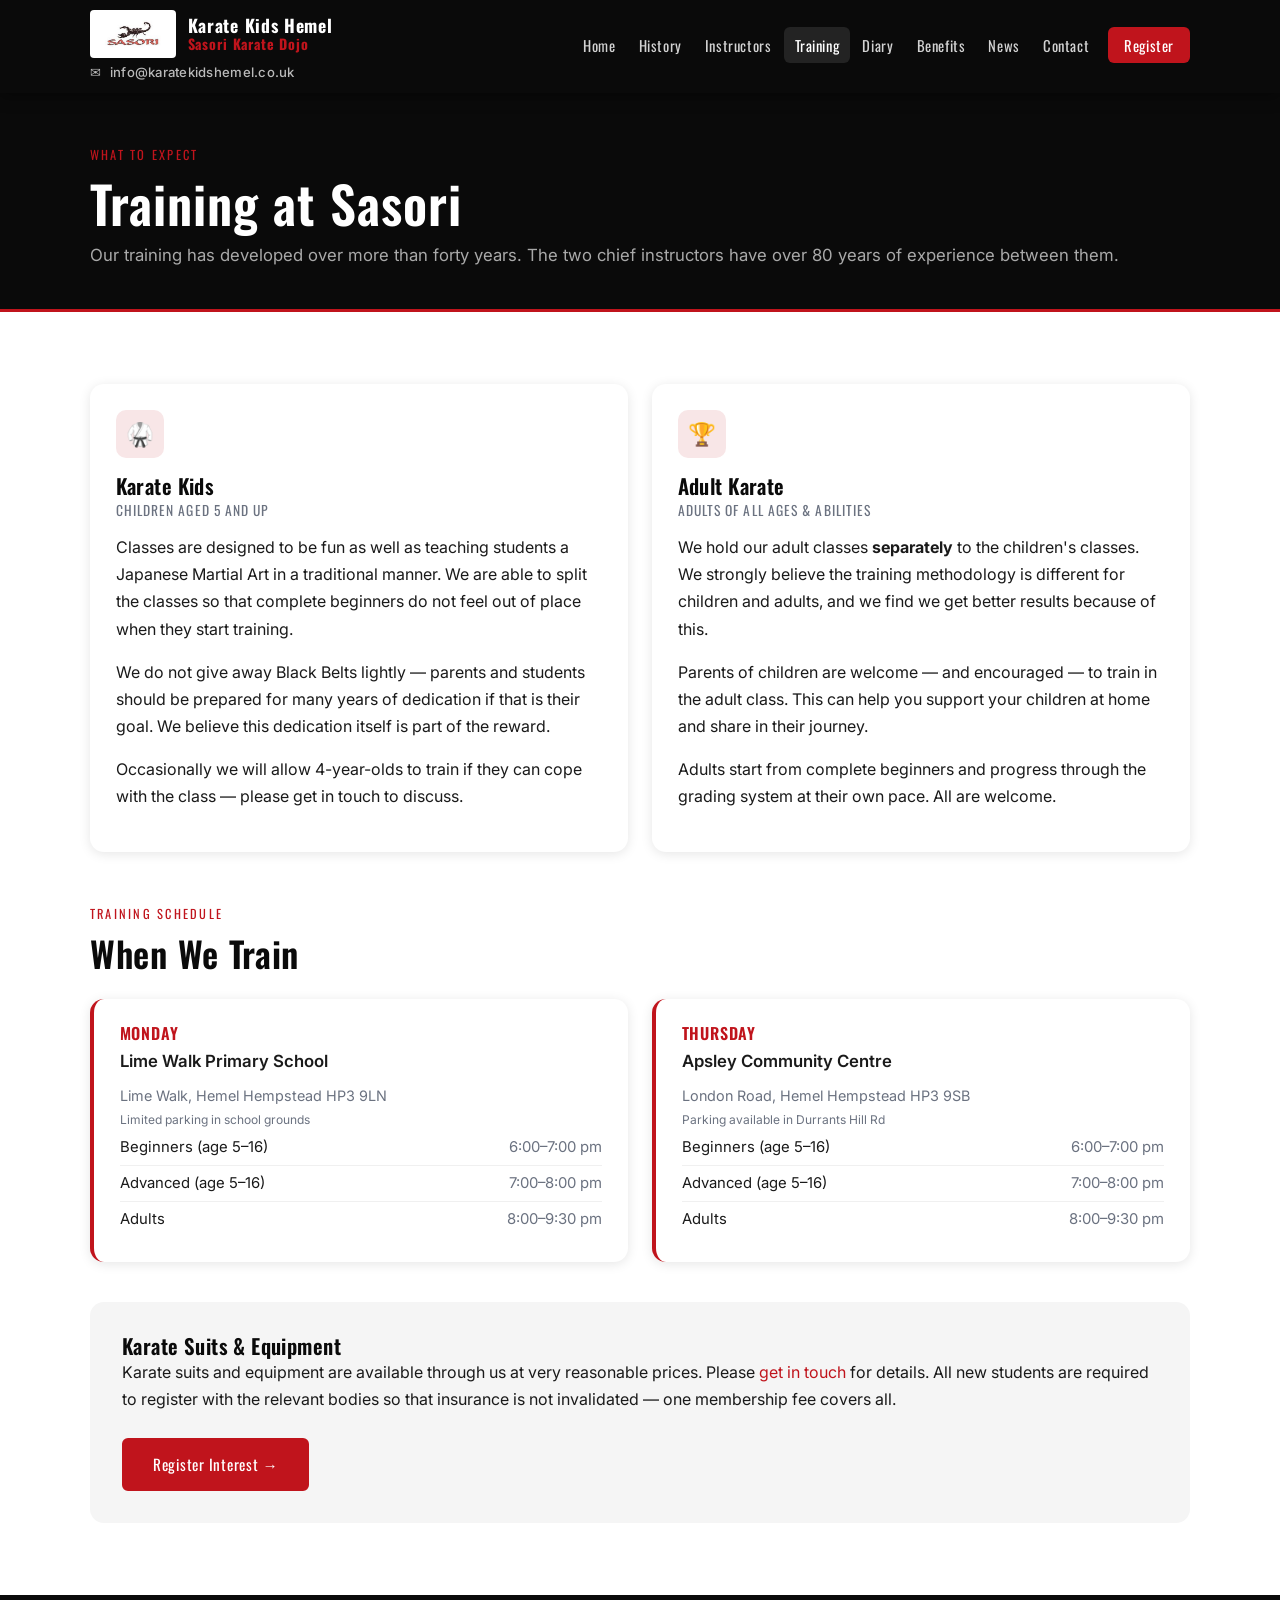
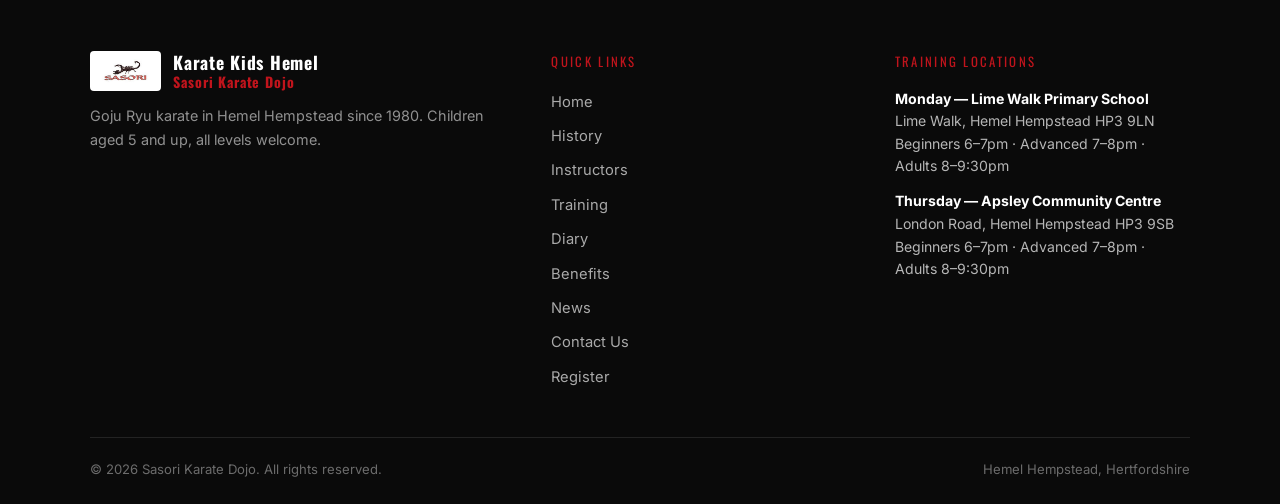
<file: training.html>
<!DOCTYPE html>
<html lang="en">
<head>
  <meta charset="UTF-8">
  <meta name="viewport" content="width=device-width, initial-scale=1.0">
  <title>Training — Sasori Karate Dojo</title>
  <meta name="description" content="Karate training at Sasori Dojo — classes for children aged 5 and up and separate adult classes in Hemel Hempstead.">
  <link rel="icon" type="image/svg+xml" href="favicon.svg">
  <link rel="icon" type="image/png" sizes="32x32" href="favicon-32x32.png">
  <link rel="icon" type="image/png" sizes="16x16" href="favicon-16x16.png">
  <link rel="icon" href="favicon.ico">
  <link rel="apple-touch-icon" sizes="180x180" href="apple-touch-icon.png">
  <meta name="theme-color" content="#0A0A0A">
  <link rel="preconnect" href="https://fonts.googleapis.com">
  <link rel="preconnect" href="https://fonts.gstatic.com" crossorigin>
  <link href="https://fonts.googleapis.com/css2?family=Oswald:wght@400;600;700&family=Inter:wght@400;500;600&display=swap" rel="stylesheet">
  <link rel="stylesheet" href="assets/css/style.css">
</head>
<body>

<header class="site-header">
  <div class="nav-inner">
    <div class="nav-brand">
      <a href="index.html" class="nav-logo">
      <img src="assets/images/logo.jpg" alt="Sasori Karate Dojo logo">
      <span>Karate Kids Hemel<em>Sasori Karate Dojo</em></span>
    </a>
      <a href="mailto:info@karatekidshemel.co.uk" class="header-email">&#9993;&nbsp; info@karatekidshemel.co.uk</a>
    </div>
    <nav aria-label="Main navigation">
      <ul class="nav-links">
        <li><a href="index.html">Home</a></li>
        <li><a href="history.html">History</a></li>
        <li><a href="instructors.html">Instructors</a></li>
        <li><a href="training.html" class="active">Training</a></li>
        <li><a href="diary.html">Diary</a></li>
        <li><a href="benefits.html">Benefits</a></li>
        <li><a href="news.html">News</a></li>
        <li><a href="contact.html">Contact</a></li>
        <li class="nav-cta"><a href="register.html">Register</a></li>
      </ul>
    </nav>
    <button class="nav-toggle" aria-label="Toggle navigation" aria-expanded="false">
      <span></span><span></span><span></span>
    </button>
  </div>
</header>

<div class="page-header">
  <div class="container">
    <span class="section-label">What to Expect</span>
    <h1>Training at Sasori</h1>
    <p>Our training has developed over more than forty years. The two chief instructors have over 80 years of experience between them.</p>
  </div>
</div>

<section class="section">
  <div class="container">
    <div class="card-grid card-grid-2" style="align-items:start;">

      <div class="card">
        <div class="card-body">
          <div class="card-icon">🥋</div>
          <h3>Karate Kids</h3>
          <p style="color:var(--gray); font-size:.85rem; text-transform:uppercase; letter-spacing:.08em; font-family:var(--font-display); margin-bottom:.75rem;">Children aged 5 and up</p>
          <p>Classes are designed to be fun as well as teaching students a Japanese Martial Art in a traditional manner. We are able to split the classes so that complete beginners do not feel out of place when they start training.</p>
          <p>We do not give away Black Belts lightly — parents and students should be prepared for many years of dedication if that is their goal. We believe this dedication itself is part of the reward.</p>
          <p>Occasionally we will allow 4-year-olds to train if they can cope with the class — please get in touch to discuss.</p>
        </div>
      </div>

      <div class="card">
        <div class="card-body">
          <div class="card-icon">🏆</div>
          <h3>Adult Karate</h3>
          <p style="color:var(--gray); font-size:.85rem; text-transform:uppercase; letter-spacing:.08em; font-family:var(--font-display); margin-bottom:.75rem;">Adults of all ages &amp; abilities</p>
          <p>We hold our adult classes <strong>separately</strong> to the children's classes. We strongly believe the training methodology is different for children and adults, and we find we get better results because of this.</p>
          <p>Parents of children are welcome — and encouraged — to train in the adult class. This can help you support your children at home and share in their journey.</p>
          <p>Adults start from complete beginners and progress through the grading system at their own pace. All are welcome.</p>
        </div>
      </div>

    </div>

    <!-- Schedule recap -->
    <div style="margin-top:3rem;">
      <span class="section-label">Training Schedule</span>
      <h2 style="margin-bottom:1.5rem;">When We Train</h2>
      <div class="schedule-grid">
        <div class="schedule-card">
          <h3>Monday</h3>
          <p class="venue">Lime Walk Primary School</p>
          <address>Lime Walk, Hemel Hempstead HP3 9LN<br><small>Limited parking in school grounds</small></address>
          <ul class="time-list">
            <li><span>Beginners (age 5–16)</span><span class="time">6:00–7:00 pm</span></li>
            <li><span>Advanced (age 5–16)</span><span class="time">7:00–8:00 pm</span></li>
            <li><span>Adults</span><span class="time">8:00–9:30 pm</span></li>
          </ul>
        </div>
        <div class="schedule-card">
          <h3>Thursday</h3>
          <p class="venue">Apsley Community Centre</p>
          <address>London Road, Hemel Hempstead HP3 9SB<br><small>Parking available in Durrants Hill Rd</small></address>
          <ul class="time-list">
            <li><span>Beginners (age 5–16)</span><span class="time">6:00–7:00 pm</span></li>
            <li><span>Advanced (age 5–16)</span><span class="time">7:00–8:00 pm</span></li>
            <li><span>Adults</span><span class="time">8:00–9:30 pm</span></li>
          </ul>
        </div>
      </div>
    </div>

    <div style="margin-top:2.5rem; padding:2rem; background:var(--light); border-radius:var(--radius-lg);">
      <h3>Karate Suits &amp; Equipment</h3>
      <p>Karate suits and equipment are available through us at very reasonable prices. Please <a href="contact.html">get in touch</a> for details. All new students are required to register with the relevant bodies so that insurance is not invalidated — one membership fee covers all.</p>
      <a href="register.html" class="btn btn-primary" style="margin-top:.5rem;">Register Interest &rarr;</a>
    </div>

  </div>
</section>

<footer class="site-footer">
  <div class="container">
    <div class="footer-grid">
      <div class="footer-brand">
        <a href="index.html" class="nav-logo" style="margin-bottom:.5rem;">
          <img src="assets/images/logo.jpg" alt="Sasori Karate Dojo" style="height:40px;">
          <span>Karate Kids Hemel<em>Sasori Karate Dojo</em></span>
        </a>
        <p>Goju Ryu karate in Hemel Hempstead since 1980. Children aged 5 and up, all levels welcome.</p>
      </div>
      <div>
        <p class="footer-heading">Quick Links</p>
        <ul class="footer-links">
          <li><a href="index.html">Home</a></li>
          <li><a href="history.html">History</a></li>
          <li><a href="instructors.html">Instructors</a></li>
          <li><a href="training.html">Training</a></li>
          <li><a href="diary.html">Diary</a></li>
          <li><a href="benefits.html">Benefits</a></li>
          <li><a href="news.html">News</a></li>
          <li><a href="contact.html">Contact Us</a></li>
          <li><a href="register.html">Register</a></li>
        </ul>
      </div>
      <div>
        <p class="footer-heading">Training Locations</p>
        <div class="footer-schedule-item">
          <strong>Monday — Lime Walk Primary School</strong>
          Lime Walk, Hemel Hempstead HP3 9LN<br>
          Beginners 6–7pm · Advanced 7–8pm · Adults 8–9:30pm
        </div>
        <div class="footer-schedule-item">
          <strong>Thursday — Apsley Community Centre</strong>
          London Road, Hemel Hempstead HP3 9SB<br>
          Beginners 6–7pm · Advanced 7–8pm · Adults 8–9:30pm
        </div>
      </div>
    </div>
    <div class="footer-bottom">
      <span>&copy; 2026 Sasori Karate Dojo. All rights reserved.</span>
      <span>Hemel Hempstead, Hertfordshire</span>
    </div>
  </div>
</footer>

<script src="assets/js/main.js"></script>
</body>
</html>
</file>
<file: assets/css/style.css>
/* ============================================================
   SASORI KARATE DOJO — Global Stylesheet
   Design system: deep red · black · white
   Fonts: Oswald (display) + Inter (body)
   ============================================================ */

/* ── 1. Tokens ─────────────────────────────────────────────── */
:root {
  --red:        #C0141C;
  --red-dark:   #8B0000;
  --red-light:  #F8E6E7;
  --black:      #0A0A0A;
  --dark:       #1A1A1A;
  --mid:        #2E2E2E;
  --gray:       #6B7280;
  --light:      #F5F5F5;
  --white:      #FFFFFF;

  --font-display: 'Oswald', sans-serif;
  --font-body:    'Inter', sans-serif;

  --max:        1100px;
  --nav-h:      72px;
  --radius:     6px;
  --radius-lg:  14px;
  --shadow:     0 2px 12px rgba(0,0,0,.10);
  --shadow-md:  0 6px 24px rgba(0,0,0,.14);
  --transition: .22s ease;
}

/* ── 2. Reset & Base ────────────────────────────────────────── */
*, *::before, *::after { box-sizing: border-box; margin: 0; padding: 0; }

html { scroll-behavior: smooth; }

body {
  font-family: var(--font-body);
  font-size: 1rem;
  line-height: 1.7;
  color: var(--dark);
  background: var(--white);
  -webkit-font-smoothing: antialiased;
}

img { max-width: 100%; display: block; }
a   { color: var(--red); text-decoration: none; transition: color var(--transition); }
a:hover { color: var(--red-dark); }

h1, h2, h3, h4 {
  font-family: var(--font-display);
  font-weight: 600;
  line-height: 1.2;
  color: var(--black);
  letter-spacing: .02em;
}
h1 { font-size: clamp(2rem, 5vw, 3.2rem); }
h2 { font-size: clamp(1.5rem, 3.5vw, 2.2rem); }
h3 { font-size: 1.3rem; }
h4 { font-size: 1.05rem; }

p { margin-bottom: 1rem; }
ul, ol { padding-left: 1.4rem; }

/* ── 3. Utilities ───────────────────────────────────────────── */
.container {
  width: 90%;
  max-width: var(--max);
  margin-inline: auto;
}
.sr-only {
  position: absolute; width: 1px; height: 1px;
  padding: 0; margin: -1px; overflow: hidden;
  clip: rect(0,0,0,0); white-space: nowrap; border: 0;
}
.text-red   { color: var(--red); }
.text-center { text-align: center; }
.mt-0 { margin-top: 0; }

/* ── 4. Navigation ──────────────────────────────────────────── */
.site-header {
  position: sticky;
  top: 0;
  z-index: 100;
  background: var(--black);
  min-height: var(--nav-h);
  display: flex;
  align-items: center;
  box-shadow: 0 2px 16px rgba(0,0,0,.45);
}

.nav-inner {
  display: flex;
  align-items: center;
  justify-content: space-between;
  width: 90%;
  max-width: var(--max);
  margin-inline: auto;
  padding-block: .6rem;
}
.nav-brand {
  display: flex;
  flex-direction: column;
  align-items: flex-start;
  gap: .2rem;
}
.header-email {
  color: rgba(255,255,255,.72);
  font-family: var(--font-body);
  font-size: .82rem;
  font-weight: 500;
  letter-spacing: .02em;
  text-decoration: none;
  white-space: nowrap;
  transition: color var(--transition);
}
.header-email:hover { color: var(--white); }
@media (max-width: 480px) {
  .header-email { font-size: .72rem; }
}

.nav-logo {
  display: flex;
  align-items: center;
  gap: .75rem;
  text-decoration: none;
}
.nav-logo img {
  height: 48px;
  width: auto;
  border-radius: 4px;
}
.nav-logo span {
  font-family: var(--font-display);
  font-size: 1.1rem;
  font-weight: 700;
  color: var(--white);
  letter-spacing: .04em;
  line-height: 1.2;
}
.nav-logo span em {
  display: block;
  font-style: normal;
  color: var(--red);
  font-size: .8em;
  letter-spacing: .06em;
}

.nav-links {
  display: flex;
  align-items: center;
  gap: .15rem;
  list-style: none;
  padding: 0;
  margin: 0;
}
.nav-links a {
  color: rgba(255,255,255,.82);
  font-family: var(--font-display);
  font-size: .92rem;
  letter-spacing: .04em;
  padding: .45rem .65rem;
  border-radius: var(--radius);
  transition: color var(--transition), background var(--transition);
  text-decoration: none;
}
.nav-links a:hover,
.nav-links a.active {
  color: var(--white);
  background: rgba(255,255,255,.10);
}
.nav-links .nav-cta a {
  background: var(--red);
  color: var(--white);
  padding: .45rem 1rem;
  margin-left: .4rem;
}
.nav-links .nav-cta a:hover {
  background: var(--red-dark);
}

/* Hamburger */
.nav-toggle {
  display: none;
  flex-direction: column;
  gap: 5px;
  background: none;
  border: none;
  cursor: pointer;
  padding: .4rem;
}
.nav-toggle span {
  display: block;
  width: 24px;
  height: 2px;
  background: var(--white);
  border-radius: 2px;
  transition: transform var(--transition), opacity var(--transition);
}
.nav-toggle.open span:nth-child(1) { transform: translateY(7px) rotate(45deg); }
.nav-toggle.open span:nth-child(2) { opacity: 0; }
.nav-toggle.open span:nth-child(3) { transform: translateY(-7px) rotate(-45deg); }

/* ── 5. Hero ────────────────────────────────────────────────── */
.hero {
  background: linear-gradient(135deg, var(--black) 0%, var(--mid) 60%, #2a0608 100%);
  color: var(--white);
  padding: 5rem 0 4.5rem;
  position: relative;
  overflow: hidden;
}
.hero::before {
  content: '';
  position: absolute;
  inset: 0;
  background: radial-gradient(ellipse at 70% 50%, rgba(192,20,28,.18) 0%, transparent 70%);
  pointer-events: none;
}
.hero::after {
  content: '';
  position: absolute;
  right: -80px;
  top: 50%;
  transform: translateY(-50%);
  width: 420px;
  height: 420px;
  border-radius: 50%;
  border: 60px solid rgba(192,20,28,.08);
  pointer-events: none;
}
.hero-inner {
  position: relative;
  z-index: 1;
}
.hero-eyebrow {
  display: inline-block;
  font-family: var(--font-display);
  font-size: .82rem;
  letter-spacing: .2em;
  text-transform: uppercase;
  color: var(--red);
  background: rgba(192,20,28,.12);
  border: 1px solid rgba(192,20,28,.3);
  padding: .3rem .9rem;
  border-radius: 100px;
  margin-bottom: 1.2rem;
}
.hero h1 {
  color: var(--white);
  margin-bottom: 1rem;
  max-width: 620px;
}
.hero h1 span { color: var(--red); }
.hero p {
  font-size: 1.1rem;
  color: rgba(255,255,255,.78);
  max-width: 520px;
  margin-bottom: 2rem;
}
.hero-actions {
  display: flex;
  gap: 1rem;
  flex-wrap: wrap;
}

/* ── 6. Buttons ─────────────────────────────────────────────── */
.btn {
  display: inline-flex;
  align-items: center;
  gap: .5rem;
  font-family: var(--font-display);
  font-size: .95rem;
  letter-spacing: .05em;
  padding: .75rem 1.8rem;
  border-radius: var(--radius);
  border: 2px solid transparent;
  cursor: pointer;
  transition: all var(--transition);
  text-decoration: none;
  font-weight: 400;
}
.btn-primary {
  background: var(--red);
  color: var(--white);
  border-color: var(--red);
}
.btn-primary:hover {
  background: var(--red-dark);
  border-color: var(--red-dark);
  color: var(--white);
  transform: translateY(-1px);
  box-shadow: 0 6px 20px rgba(192,20,28,.35);
}
.btn-outline {
  background: transparent;
  color: var(--white);
  border-color: rgba(255,255,255,.4);
}
.btn-outline:hover {
  border-color: var(--white);
  background: rgba(255,255,255,.08);
  color: var(--white);
}
.btn-outline-red {
  background: transparent;
  color: var(--red);
  border-color: var(--red);
}
.btn-outline-red:hover {
  background: var(--red);
  color: var(--white);
}

/* ── 7. Page header (inner pages) ───────────────────────────── */
.page-header {
  background: var(--black);
  color: var(--white);
  padding: 3rem 0 2.5rem;
  border-bottom: 3px solid var(--red);
}
.page-header h1 { color: var(--white); margin-bottom: .4rem; }
.page-header p  { color: rgba(255,255,255,.65); margin: 0; font-size: 1.05rem; }

/* ── 8. Section ─────────────────────────────────────────────── */
.section { padding: 4.5rem 0; }
.section-alt { background: var(--light); }
.section-dark {
  background: var(--black);
  color: var(--white);
}
.section-dark h2, .section-dark h3 { color: var(--white); }
.section-dark p { color: rgba(255,255,255,.75); }

.section-heading {
  margin-bottom: 2.5rem;
}
.section-heading h2 { margin-bottom: .5rem; }
.section-heading p  { color: var(--gray); font-size: 1.05rem; max-width: 560px; }
.section-heading.center { text-align: center; }
.section-heading.center p { margin-inline: auto; }

.section-label {
  display: inline-block;
  font-family: var(--font-display);
  font-size: .78rem;
  letter-spacing: .18em;
  text-transform: uppercase;
  color: var(--red);
  margin-bottom: .5rem;
}

/* Divider accent */
.divider {
  width: 48px;
  height: 3px;
  background: var(--red);
  border-radius: 2px;
  margin: .75rem 0 1.2rem;
}
.center .divider { margin-inline: auto; }

/* ── 9. Cards ───────────────────────────────────────────────── */
.card-grid {
  display: grid;
  gap: 1.5rem;
}
.card-grid-2 { grid-template-columns: repeat(auto-fit, minmax(300px, 1fr)); }
.card-grid-3 { grid-template-columns: repeat(auto-fit, minmax(260px, 1fr)); }

.card {
  background: var(--white);
  border-radius: var(--radius-lg);
  box-shadow: var(--shadow);
  overflow: hidden;
  transition: box-shadow var(--transition), transform var(--transition);
}
.card:hover {
  box-shadow: var(--shadow-md);
  transform: translateY(-3px);
}
.card-body { padding: 1.6rem; }
.card-icon {
  width: 48px;
  height: 48px;
  background: var(--red-light);
  border-radius: 10px;
  display: flex;
  align-items: center;
  justify-content: center;
  margin-bottom: 1rem;
  font-size: 1.4rem;
}
.card img.card-photo {
  width: 100%;
  height: 260px;
  object-fit: cover;
  object-position: top;
}

/* ── 10. Schedule grid ──────────────────────────────────────── */
.schedule-grid {
  display: grid;
  grid-template-columns: repeat(auto-fit, minmax(280px, 1fr));
  gap: 1.5rem;
}
.schedule-card {
  background: var(--white);
  border-radius: var(--radius-lg);
  border-left: 4px solid var(--red);
  padding: 1.6rem;
  box-shadow: var(--shadow);
}
.schedule-card h3 {
  color: var(--red);
  font-size: 1rem;
  letter-spacing: .05em;
  text-transform: uppercase;
  margin-bottom: .25rem;
}
.schedule-card .venue {
  font-weight: 600;
  font-size: 1.05rem;
  margin-bottom: .5rem;
}
.schedule-card address {
  font-style: normal;
  color: var(--gray);
  font-size: .9rem;
  line-height: 1.6;
  margin-bottom: 0;   /* spacing now handled by .card-location */
}
.card-location {
  display: flex;
  gap: 1rem;
  align-items: flex-start;
  margin-bottom: .8rem;
}
.card-location address { flex: 1; }
.card-map {
  flex: 0 0 170px;
  border-radius: var(--radius);
  overflow: hidden;
  border: 1px solid rgba(0,0,0,.1);
  box-shadow: 0 1px 4px rgba(0,0,0,.08);
}
.card-map iframe {
  display: block;
  width: 170px;
  height: 130px;
  border: none;
}
@media (max-width: 480px) {
  .card-location { flex-direction: column; }
  .card-map { flex: none; width: 100%; }
  .card-map iframe { width: 100%; height: 160px; }
}
.time-list { list-style: none; padding: 0; }
.time-list li {
  display: flex;
  justify-content: space-between;
  padding: .3rem 0;
  border-bottom: 1px solid rgba(0,0,0,.06);
  font-size: .93rem;
}
.time-list li:last-child { border-bottom: none; }
.time-list .time { color: var(--gray); }

/* ── 11. Dojo Kun ───────────────────────────────────────────── */
.dojo-kun {
  background: var(--black);
  color: var(--white);
  padding: 3.5rem 0;
}
.dojo-kun h2 { color: var(--white); margin-bottom: 1.5rem; }
.kun-list {
  list-style: none;
  padding: 0;
  display: grid;
  gap: .75rem;
}
.kun-list li {
  display: flex;
  align-items: flex-start;
  gap: 1rem;
  padding: .9rem 1.2rem;
  background: rgba(255,255,255,.04);
  border-radius: var(--radius);
  border-left: 3px solid var(--red);
  font-family: var(--font-display);
  font-size: 1rem;
  letter-spacing: .04em;
  color: rgba(255,255,255,.88);
}
.kun-list .num {
  font-size: .75rem;
  font-weight: 700;
  color: var(--red);
  margin-top: .15rem;
  min-width: 1.4rem;
}

/* ── 12. Pricing banner ─────────────────────────────────────── */
.pricing-banner {
  background: var(--red);
  color: var(--white);
  padding: 2.5rem 0;
  text-align: center;
}
.pricing-banner h2 { color: var(--white); margin-bottom: .5rem; }
.pricing-banner p { color: rgba(255,255,255,.85); max-width: 580px; margin-inline: auto 0; }
.pricing-banner p { margin-inline: auto; }
.price-cards {
  display: flex;
  flex-wrap: wrap;
  gap: 1.5rem;
  justify-content: center;
  margin-top: 1.8rem;
}
.price-card {
  background: rgba(0,0,0,.25);
  border-radius: var(--radius-lg);
  padding: 1.4rem 2rem;
  min-width: 180px;
  border: 1px solid rgba(255,255,255,.2);
}
.price-card .amount {
  font-family: var(--font-display);
  font-size: 2.4rem;
  font-weight: 700;
  line-height: 1;
}
.price-card .label {
  font-size: .85rem;
  color: rgba(255,255,255,.75);
  margin-top: .25rem;
}

/* ── 13. Diary / Events ─────────────────────────────────────── */
.diary-table {
  width: 100%;
  border-collapse: collapse;
  font-size: .95rem;
}
.diary-table thead tr {
  background: var(--black);
  color: var(--white);
}
.diary-table th {
  font-family: var(--font-display);
  font-weight: 400;
  letter-spacing: .08em;
  text-align: left;
  padding: .85rem 1.2rem;
}
.diary-table tbody tr {
  border-bottom: 1px solid rgba(0,0,0,.07);
  transition: background var(--transition);
}
.diary-table tbody tr:hover { background: var(--red-light); }
.diary-table td { padding: .8rem 1.2rem; vertical-align: top; }
.diary-table .date-col {
  font-family: var(--font-display);
  color: var(--red);
  white-space: nowrap;
  font-size: 1rem;
  min-width: 140px;
}
.diary-note {
  background: var(--red-light);
  border-left: 4px solid var(--red);
  padding: 1rem 1.4rem;
  border-radius: 0 var(--radius) var(--radius) 0;
  margin-bottom: 2rem;
  font-size: .95rem;
}
.diary-table tbody tr.diary-past { color: var(--gray); opacity: .6; }
.diary-table tbody tr.diary-past .date-col { color: var(--gray); }
.diary-table tbody tr.diary-past:hover { background: transparent; cursor: default; }

/* ── 14. Benefits icons ─────────────────────────────────────── */
.benefit-card {
  background: var(--white);
  border-radius: var(--radius-lg);
  padding: 2rem 1.6rem;
  box-shadow: var(--shadow);
  border-top: 3px solid var(--red);
  transition: transform var(--transition), box-shadow var(--transition);
}
.benefit-card:hover {
  transform: translateY(-4px);
  box-shadow: var(--shadow-md);
}
.benefit-icon {
  font-size: 2rem;
  margin-bottom: .9rem;
}
.benefit-card h3 { margin-bottom: .5rem; }

/* ── 15. Contact & Forms ────────────────────────────────────── */
.form-group { margin-bottom: 1.3rem; }
.form-group label {
  display: block;
  font-family: var(--font-display);
  font-size: .85rem;
  letter-spacing: .08em;
  text-transform: uppercase;
  color: var(--gray);
  margin-bottom: .45rem;
}
.form-group input,
.form-group textarea,
.form-group select {
  width: 100%;
  padding: .75rem 1rem;
  border: 1.5px solid #D1D5DB;
  border-radius: var(--radius);
  font-family: var(--font-body);
  font-size: 1rem;
  color: var(--dark);
  background: var(--white);
  transition: border-color var(--transition), box-shadow var(--transition);
}
.form-group input:focus,
.form-group textarea:focus {
  outline: none;
  border-color: var(--red);
  box-shadow: 0 0 0 3px rgba(192,20,28,.12);
}
.form-group textarea { resize: vertical; min-height: 130px; }
.form-card {
  background: var(--white);
  border-radius: var(--radius-lg);
  box-shadow: var(--shadow-md);
  padding: 2.5rem;
}
.form-success {
  background: #D1FAE5;
  color: #065F46;
  border-radius: var(--radius);
  padding: 1rem 1.4rem;
  margin-bottom: 1.5rem;
  display: none;
}

/* Contact info block */
.contact-info-block { margin-bottom: 2rem; }
.contact-info-block h3 { margin-bottom: .75rem; }
.contact-info-item {
  display: flex;
  gap: .75rem;
  margin-bottom: .75rem;
  font-size: .95rem;
}
.contact-info-item .icon {
  color: var(--red);
  font-size: 1.1rem;
  min-width: 1.4rem;
  margin-top: .15rem;
}

/* ── 16. Instructor cards ───────────────────────────────────── */
.instructor-card {
  background: var(--white);
  border-radius: var(--radius-lg);
  box-shadow: var(--shadow);
  overflow: hidden;
  display: grid;
  grid-template-columns: 280px 1fr;
  gap: 0;
  transition: box-shadow var(--transition);
}
.instructor-card:hover { box-shadow: var(--shadow-md); }
.instructor-card img {
  width: 100%;
  height: 100%;
  object-fit: cover;
  object-position: center top; /* photos cropped so instructor is centred */
  min-height: 300px;
}
.instructor-card .instructor-body { padding: 2rem; }
.instructor-card .rank {
  display: inline-block;
  background: var(--red);
  color: var(--white);
  font-family: var(--font-display);
  font-size: .78rem;
  letter-spacing: .12em;
  text-transform: uppercase;
  padding: .2rem .75rem;
  border-radius: 100px;
  margin-bottom: .6rem;
}
.instructor-card h2 { margin-bottom: .4rem; }
.instructor-card .role {
  color: var(--gray);
  font-size: .9rem;
  margin-bottom: 1rem;
}

/* ── 17. News / Article ─────────────────────────────────────── */
.news-article {
  max-width: 780px;
}
.news-date {
  font-size: .85rem;
  color: var(--gray);
  margin-bottom: .25rem;
}
.trophy-grid {
  display: grid;
  gap: .5rem;
}
.trophy-item {
  display: grid;
  grid-template-columns: 1fr auto;
  gap: 1rem;
  padding: .7rem 1rem;
  background: var(--white);
  border-radius: var(--radius);
  box-shadow: var(--shadow);
  align-items: center;
  font-size: .93rem;
}
.trophy-item .award { font-weight: 600; color: var(--dark); }
.trophy-item .winner { color: var(--gray); font-size: .87rem; text-align: right; }

/* ── 18. History timeline ───────────────────────────────────── */
.history-article { max-width: 780px; }
.history-article h2 { margin-top: 2.5rem; margin-bottom: .75rem; }
.history-article h2:first-child { margin-top: 0; }
.highlight-box {
  background: var(--red-light);
  border-left: 4px solid var(--red);
  padding: 1.2rem 1.5rem;
  border-radius: 0 var(--radius) var(--radius) 0;
  margin: 1.5rem 0;
}
.highlight-box p { margin: 0; }

/* ── 19. Footer ─────────────────────────────────────────────── */
.site-footer {
  background: var(--black);
  color: rgba(255,255,255,.7);
  padding: 3.5rem 0 1.5rem;
  margin-top: auto;
}
.footer-grid {
  display: grid;
  grid-template-columns: 1.4fr 1fr 1fr;
  gap: 3rem;
  margin-bottom: 2.5rem;
}
.footer-brand .nav-logo span { color: var(--white); }
.footer-brand p {
  color: rgba(255,255,255,.55);
  font-size: .9rem;
  margin-top: .8rem;
  line-height: 1.65;
}
.footer-heading {
  font-family: var(--font-display);
  font-size: .8rem;
  letter-spacing: .18em;
  text-transform: uppercase;
  color: var(--red);
  margin-bottom: .9rem;
}
.footer-links { list-style: none; padding: 0; }
.footer-links li { margin-bottom: .45rem; }
.footer-links a {
  color: rgba(255,255,255,.65);
  font-size: .92rem;
  transition: color var(--transition);
}
.footer-links a:hover { color: var(--white); }
.footer-schedule-item {
  margin-bottom: .8rem;
  font-size: .88rem;
  line-height: 1.6;
}
.footer-schedule-item strong { color: var(--white); display: block; }
.footer-bottom {
  border-top: 1px solid rgba(255,255,255,.1);
  padding-top: 1.25rem;
  display: flex;
  justify-content: space-between;
  align-items: center;
  flex-wrap: wrap;
  gap: .5rem;
  font-size: .82rem;
  color: rgba(255,255,255,.4);
}

/* ── 20. Responsive ─────────────────────────────────────────── */
@media (max-width: 768px) {
  .nav-toggle { display: flex; }

  .nav-links {
    display: none;
    position: absolute;
    top: var(--nav-h);
    left: 0;
    right: 0;
    background: var(--black);
    flex-direction: column;
    align-items: flex-start;
    padding: 1rem 1.25rem 1.5rem;
    gap: .15rem;
    box-shadow: 0 8px 24px rgba(0,0,0,.4);
  }
  .nav-links.open { display: flex; }
  .nav-links a { width: 100%; padding: .6rem .75rem; font-size: 1rem; }
  .nav-links .nav-cta { margin-top: .5rem; width: 100%; }
  .nav-links .nav-cta a { margin-left: 0; }

  .site-header { position: relative; }

  .instructor-card { grid-template-columns: 1fr; }
  .instructor-card img { min-height: 240px; height: 240px; }

  .footer-grid { grid-template-columns: 1fr; gap: 2rem; }
  .footer-bottom { flex-direction: column; text-align: center; }

  .hero { padding: 3rem 0; }
  .section { padding: 3rem 0; }

  .diary-table { font-size: .87rem; }
  .diary-table .date-col { min-width: 100px; }
}

@media (max-width: 480px) {
  .card-grid-3 { grid-template-columns: 1fr; }
  .price-cards { flex-direction: column; align-items: center; }
  .hero-actions { flex-direction: column; }
  .hero-actions .btn { width: 100%; justify-content: center; }
  .form-card { padding: 1.4rem; }
}
</file>
